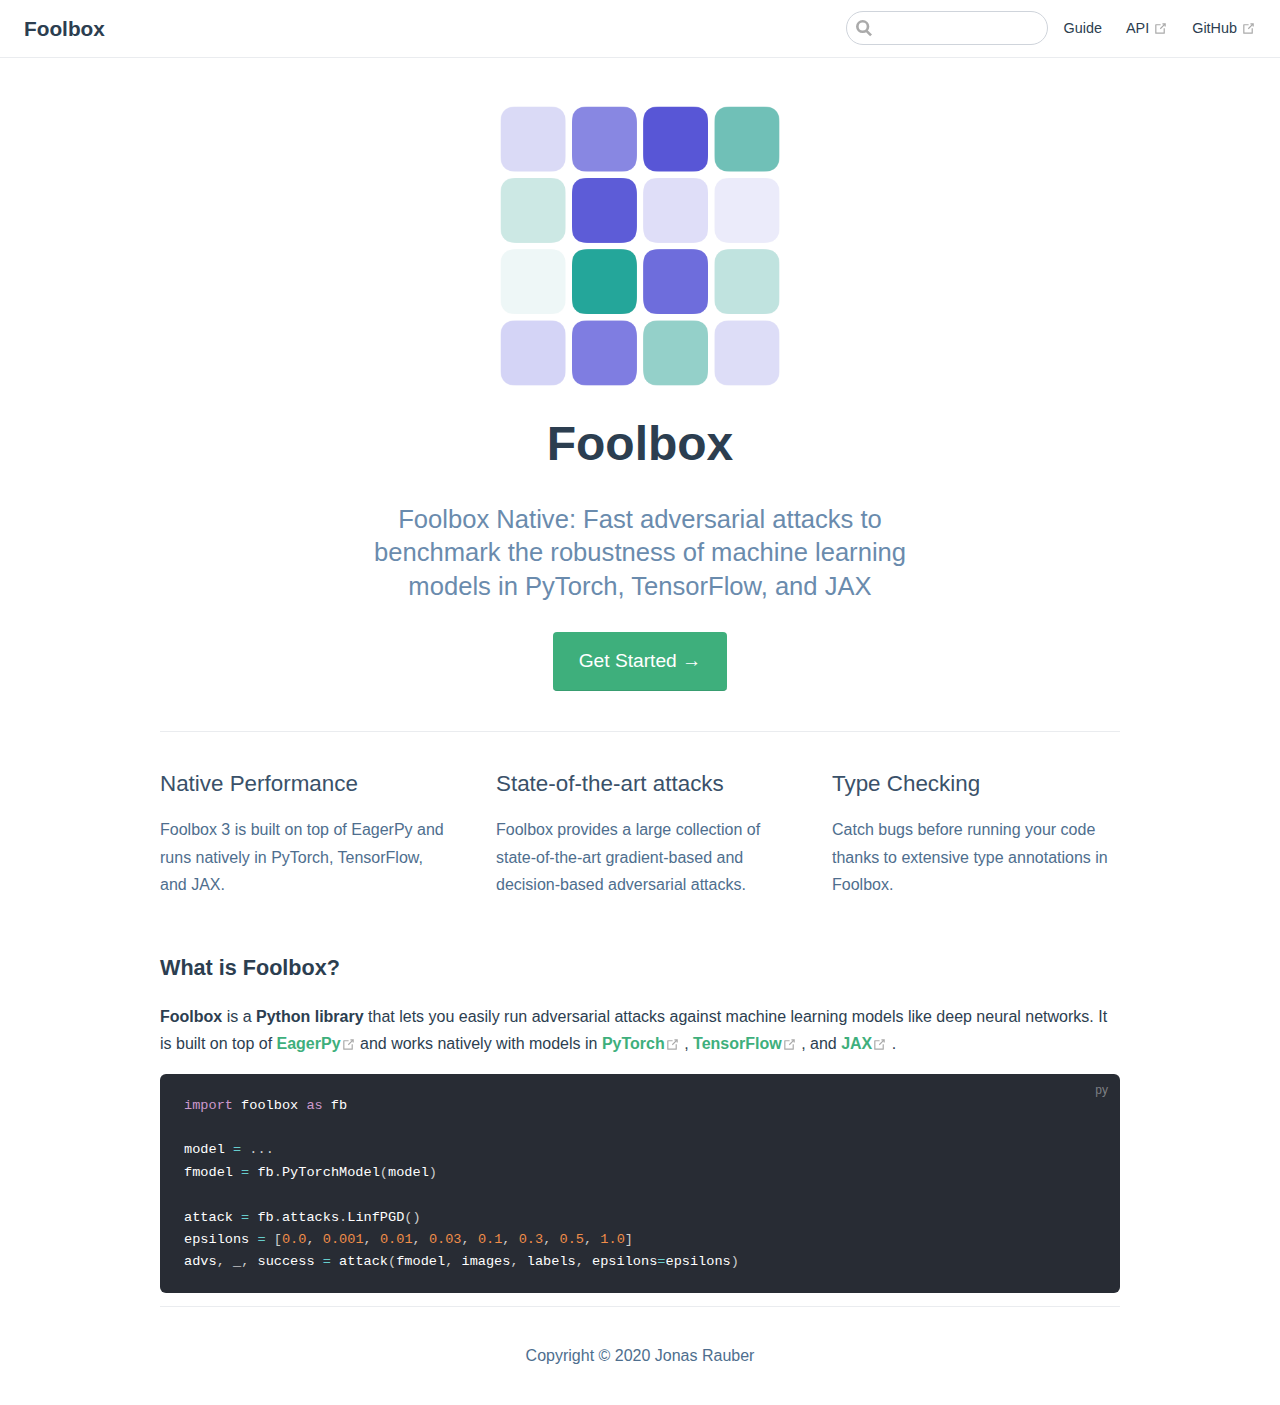
<file: index.html>
<!DOCTYPE html>
<html lang="en-US">
  <head>
    <meta charset="utf-8">
    <meta name="viewport" content="width=device-width,initial-scale=1">
    <title>Foolbox</title>
    <meta name="generator" content="VuePress 1.7.1">
    
    <meta name="description" content="A Python toolbox to create adversarial examples that fool neural networks in PyTorch, TensorFlow, and JAX">
    
    <link rel="preload" href="/assets/css/0.styles.e6b483de.css" as="style"><link rel="preload" href="/assets/js/app.e524e74d.js" as="script"><link rel="preload" href="/assets/js/2.214b8637.js" as="script"><link rel="preload" href="/assets/js/7.809ca5e2.js" as="script"><link rel="prefetch" href="/assets/js/10.c0469f15.js"><link rel="prefetch" href="/assets/js/11.a359c6e5.js"><link rel="prefetch" href="/assets/js/12.01980bfd.js"><link rel="prefetch" href="/assets/js/3.a1148892.js"><link rel="prefetch" href="/assets/js/4.6f36c2d2.js"><link rel="prefetch" href="/assets/js/5.6e131ba2.js"><link rel="prefetch" href="/assets/js/6.4fdc98a8.js"><link rel="prefetch" href="/assets/js/8.9018d749.js"><link rel="prefetch" href="/assets/js/9.2510f9a0.js">
    <link rel="stylesheet" href="/assets/css/0.styles.e6b483de.css">
  </head>
  <body>
    <div id="app" data-server-rendered="true"><div class="theme-container no-sidebar"><header class="navbar"><div class="sidebar-button"><svg xmlns="http://www.w3.org/2000/svg" aria-hidden="true" role="img" viewBox="0 0 448 512" class="icon"><path fill="currentColor" d="M436 124H12c-6.627 0-12-5.373-12-12V80c0-6.627 5.373-12 12-12h424c6.627 0 12 5.373 12 12v32c0 6.627-5.373 12-12 12zm0 160H12c-6.627 0-12-5.373-12-12v-32c0-6.627 5.373-12 12-12h424c6.627 0 12 5.373 12 12v32c0 6.627-5.373 12-12 12zm0 160H12c-6.627 0-12-5.373-12-12v-32c0-6.627 5.373-12 12-12h424c6.627 0 12 5.373 12 12v32c0 6.627-5.373 12-12 12z"></path></svg></div> <a href="/" aria-current="page" class="home-link router-link-exact-active router-link-active"><!----> <span class="site-name">Foolbox</span></a> <div class="links"><div class="search-box"><input aria-label="Search" autocomplete="off" spellcheck="false" value=""> <!----></div> <nav class="nav-links can-hide"><div class="nav-item"><a href="/guide/" class="nav-link">
  Guide
</a></div><div class="nav-item"><a href="https://foolbox.readthedocs.io/en/stable/" target="_blank" rel="noopener noreferrer" class="nav-link external">
  API
  <span><svg xmlns="http://www.w3.org/2000/svg" aria-hidden="true" focusable="false" x="0px" y="0px" viewBox="0 0 100 100" width="15" height="15" class="icon outbound"><path fill="currentColor" d="M18.8,85.1h56l0,0c2.2,0,4-1.8,4-4v-32h-8v28h-48v-48h28v-8h-32l0,0c-2.2,0-4,1.8-4,4v56C14.8,83.3,16.6,85.1,18.8,85.1z"></path> <polygon fill="currentColor" points="45.7,48.7 51.3,54.3 77.2,28.5 77.2,37.2 85.2,37.2 85.2,14.9 62.8,14.9 62.8,22.9 71.5,22.9"></polygon></svg> <span class="sr-only">(opens new window)</span></span></a></div><div class="nav-item"><a href="https://github.com/bethgelab/foolbox" target="_blank" rel="noopener noreferrer" class="nav-link external">
  GitHub
  <span><svg xmlns="http://www.w3.org/2000/svg" aria-hidden="true" focusable="false" x="0px" y="0px" viewBox="0 0 100 100" width="15" height="15" class="icon outbound"><path fill="currentColor" d="M18.8,85.1h56l0,0c2.2,0,4-1.8,4-4v-32h-8v28h-48v-48h28v-8h-32l0,0c-2.2,0-4,1.8-4,4v56C14.8,83.3,16.6,85.1,18.8,85.1z"></path> <polygon fill="currentColor" points="45.7,48.7 51.3,54.3 77.2,28.5 77.2,37.2 85.2,37.2 85.2,14.9 62.8,14.9 62.8,22.9 71.5,22.9"></polygon></svg> <span class="sr-only">(opens new window)</span></span></a></div> <!----></nav></div></header> <div class="sidebar-mask"></div> <aside class="sidebar"><nav class="nav-links"><div class="nav-item"><a href="/guide/" class="nav-link">
  Guide
</a></div><div class="nav-item"><a href="https://foolbox.readthedocs.io/en/stable/" target="_blank" rel="noopener noreferrer" class="nav-link external">
  API
  <span><svg xmlns="http://www.w3.org/2000/svg" aria-hidden="true" focusable="false" x="0px" y="0px" viewBox="0 0 100 100" width="15" height="15" class="icon outbound"><path fill="currentColor" d="M18.8,85.1h56l0,0c2.2,0,4-1.8,4-4v-32h-8v28h-48v-48h28v-8h-32l0,0c-2.2,0-4,1.8-4,4v56C14.8,83.3,16.6,85.1,18.8,85.1z"></path> <polygon fill="currentColor" points="45.7,48.7 51.3,54.3 77.2,28.5 77.2,37.2 85.2,37.2 85.2,14.9 62.8,14.9 62.8,22.9 71.5,22.9"></polygon></svg> <span class="sr-only">(opens new window)</span></span></a></div><div class="nav-item"><a href="https://github.com/bethgelab/foolbox" target="_blank" rel="noopener noreferrer" class="nav-link external">
  GitHub
  <span><svg xmlns="http://www.w3.org/2000/svg" aria-hidden="true" focusable="false" x="0px" y="0px" viewBox="0 0 100 100" width="15" height="15" class="icon outbound"><path fill="currentColor" d="M18.8,85.1h56l0,0c2.2,0,4-1.8,4-4v-32h-8v28h-48v-48h28v-8h-32l0,0c-2.2,0-4,1.8-4,4v56C14.8,83.3,16.6,85.1,18.8,85.1z"></path> <polygon fill="currentColor" points="45.7,48.7 51.3,54.3 77.2,28.5 77.2,37.2 85.2,37.2 85.2,14.9 62.8,14.9 62.8,22.9 71.5,22.9"></polygon></svg> <span class="sr-only">(opens new window)</span></span></a></div> <!----></nav>  <ul class="sidebar-links"><li><section class="sidebar-group depth-0"><p class="sidebar-heading open"><span>Guide</span> <!----></p> <ul class="sidebar-links sidebar-group-items"><li><a href="/guide/" class="sidebar-link">Introduction</a></li><li><a href="/guide/getting-started.html" class="sidebar-link">Getting Started</a></li><li><a href="/guide/examples.html" class="sidebar-link">Examples</a></li><li><a href="/guide/development.html" class="sidebar-link">Development</a></li><li><a href="/guide/adding_attacks.html" class="sidebar-link">Adding Adversarial Attacks</a></li></ul></section></li></ul> </aside> <main aria-labelledby="main-title" class="home"><header class="hero"><img src="/logo.png" alt="hero"> <h1 id="main-title">
      Foolbox
    </h1> <p class="description">
      Foolbox Native: Fast adversarial attacks to benchmark the robustness of machine learning models in PyTorch, TensorFlow, and JAX
    </p> <p class="action"><a href="/guide/" class="nav-link action-button">
  Get Started →
</a></p></header> <div class="features"><div class="feature"><h2>Native Performance</h2> <p>Foolbox 3 is built on top of EagerPy and runs natively in PyTorch, TensorFlow, and JAX.</p></div><div class="feature"><h2>State-of-the-art attacks</h2> <p>Foolbox provides a large collection of state-of-the-art gradient-based and decision-based adversarial attacks.</p></div><div class="feature"><h2>Type Checking</h2> <p>Catch bugs before running your code thanks to extensive type annotations in Foolbox.</p></div></div> <div class="theme-default-content custom content__default"><h3 id="what-is-foolbox"><a href="#what-is-foolbox" class="header-anchor">#</a> What is Foolbox?</h3> <p><strong>Foolbox</strong> is a <strong>Python library</strong> that lets you easily run adversarial attacks against machine learning models like deep neural networks. It is built on top of <a href="https://eagerpy.jonasrauber.de" target="_blank" rel="noopener noreferrer"><strong>EagerPy</strong><span><svg xmlns="http://www.w3.org/2000/svg" aria-hidden="true" focusable="false" x="0px" y="0px" viewBox="0 0 100 100" width="15" height="15" class="icon outbound"><path fill="currentColor" d="M18.8,85.1h56l0,0c2.2,0,4-1.8,4-4v-32h-8v28h-48v-48h28v-8h-32l0,0c-2.2,0-4,1.8-4,4v56C14.8,83.3,16.6,85.1,18.8,85.1z"></path> <polygon fill="currentColor" points="45.7,48.7 51.3,54.3 77.2,28.5 77.2,37.2 85.2,37.2 85.2,14.9 62.8,14.9 62.8,22.9 71.5,22.9"></polygon></svg> <span class="sr-only">(opens new window)</span></span></a> and works natively with models in <a href="https://pytorch.org" target="_blank" rel="noopener noreferrer"><strong>PyTorch</strong><span><svg xmlns="http://www.w3.org/2000/svg" aria-hidden="true" focusable="false" x="0px" y="0px" viewBox="0 0 100 100" width="15" height="15" class="icon outbound"><path fill="currentColor" d="M18.8,85.1h56l0,0c2.2,0,4-1.8,4-4v-32h-8v28h-48v-48h28v-8h-32l0,0c-2.2,0-4,1.8-4,4v56C14.8,83.3,16.6,85.1,18.8,85.1z"></path> <polygon fill="currentColor" points="45.7,48.7 51.3,54.3 77.2,28.5 77.2,37.2 85.2,37.2 85.2,14.9 62.8,14.9 62.8,22.9 71.5,22.9"></polygon></svg> <span class="sr-only">(opens new window)</span></span></a>, <a href="https://www.tensorflow.org" target="_blank" rel="noopener noreferrer"><strong>TensorFlow</strong><span><svg xmlns="http://www.w3.org/2000/svg" aria-hidden="true" focusable="false" x="0px" y="0px" viewBox="0 0 100 100" width="15" height="15" class="icon outbound"><path fill="currentColor" d="M18.8,85.1h56l0,0c2.2,0,4-1.8,4-4v-32h-8v28h-48v-48h28v-8h-32l0,0c-2.2,0-4,1.8-4,4v56C14.8,83.3,16.6,85.1,18.8,85.1z"></path> <polygon fill="currentColor" points="45.7,48.7 51.3,54.3 77.2,28.5 77.2,37.2 85.2,37.2 85.2,14.9 62.8,14.9 62.8,22.9 71.5,22.9"></polygon></svg> <span class="sr-only">(opens new window)</span></span></a>, and <a href="https://github.com/google/jax" target="_blank" rel="noopener noreferrer"><strong>JAX</strong><span><svg xmlns="http://www.w3.org/2000/svg" aria-hidden="true" focusable="false" x="0px" y="0px" viewBox="0 0 100 100" width="15" height="15" class="icon outbound"><path fill="currentColor" d="M18.8,85.1h56l0,0c2.2,0,4-1.8,4-4v-32h-8v28h-48v-48h28v-8h-32l0,0c-2.2,0-4,1.8-4,4v56C14.8,83.3,16.6,85.1,18.8,85.1z"></path> <polygon fill="currentColor" points="45.7,48.7 51.3,54.3 77.2,28.5 77.2,37.2 85.2,37.2 85.2,14.9 62.8,14.9 62.8,22.9 71.5,22.9"></polygon></svg> <span class="sr-only">(opens new window)</span></span></a>.</p> <div class="language-python extra-class"><pre class="language-python"><code><span class="token keyword">import</span> foolbox <span class="token keyword">as</span> fb

model <span class="token operator">=</span> <span class="token punctuation">.</span><span class="token punctuation">.</span><span class="token punctuation">.</span>
fmodel <span class="token operator">=</span> fb<span class="token punctuation">.</span>PyTorchModel<span class="token punctuation">(</span>model<span class="token punctuation">)</span>

attack <span class="token operator">=</span> fb<span class="token punctuation">.</span>attacks<span class="token punctuation">.</span>LinfPGD<span class="token punctuation">(</span><span class="token punctuation">)</span>
epsilons <span class="token operator">=</span> <span class="token punctuation">[</span><span class="token number">0.0</span><span class="token punctuation">,</span> <span class="token number">0.001</span><span class="token punctuation">,</span> <span class="token number">0.01</span><span class="token punctuation">,</span> <span class="token number">0.03</span><span class="token punctuation">,</span> <span class="token number">0.1</span><span class="token punctuation">,</span> <span class="token number">0.3</span><span class="token punctuation">,</span> <span class="token number">0.5</span><span class="token punctuation">,</span> <span class="token number">1.0</span><span class="token punctuation">]</span>
advs<span class="token punctuation">,</span> _<span class="token punctuation">,</span> success <span class="token operator">=</span> attack<span class="token punctuation">(</span>fmodel<span class="token punctuation">,</span> images<span class="token punctuation">,</span> labels<span class="token punctuation">,</span> epsilons<span class="token operator">=</span>epsilons<span class="token punctuation">)</span>
</code></pre></div></div> <div class="footer">
    Copyright © 2020 Jonas Rauber
  </div></main></div><div class="global-ui"></div></div>
    <script src="/assets/js/app.e524e74d.js" defer></script><script src="/assets/js/2.214b8637.js" defer></script><script src="/assets/js/7.809ca5e2.js" defer></script>
  </body>
</html>
</file>
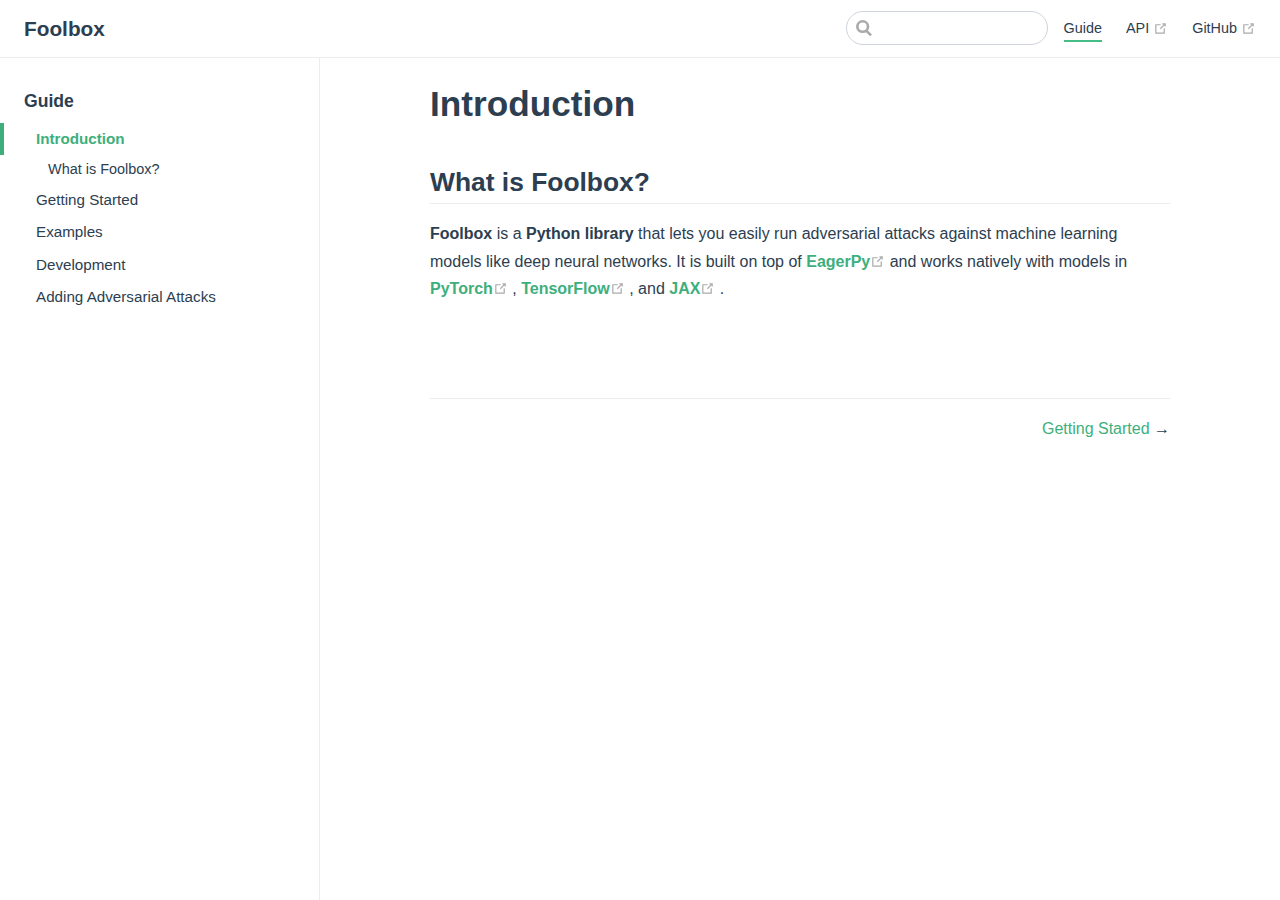
<file: guide/index.html>
<!DOCTYPE html>
<html lang="en-US">
  <head>
    <meta charset="utf-8">
    <meta name="viewport" content="width=device-width,initial-scale=1">
    <title>Introduction | Foolbox</title>
    <meta name="generator" content="VuePress 1.7.1">
    
    <meta name="description" content="A Python toolbox to create adversarial examples that fool neural networks in PyTorch, TensorFlow, and JAX">
    
    <link rel="preload" href="/assets/css/0.styles.e6b483de.css" as="style"><link rel="preload" href="/assets/js/app.e524e74d.js" as="script"><link rel="preload" href="/assets/js/2.214b8637.js" as="script"><link rel="preload" href="/assets/js/8.9018d749.js" as="script"><link rel="prefetch" href="/assets/js/10.c0469f15.js"><link rel="prefetch" href="/assets/js/11.a359c6e5.js"><link rel="prefetch" href="/assets/js/12.01980bfd.js"><link rel="prefetch" href="/assets/js/3.a1148892.js"><link rel="prefetch" href="/assets/js/4.6f36c2d2.js"><link rel="prefetch" href="/assets/js/5.6e131ba2.js"><link rel="prefetch" href="/assets/js/6.4fdc98a8.js"><link rel="prefetch" href="/assets/js/7.809ca5e2.js"><link rel="prefetch" href="/assets/js/9.2510f9a0.js">
    <link rel="stylesheet" href="/assets/css/0.styles.e6b483de.css">
  </head>
  <body>
    <div id="app" data-server-rendered="true"><div class="theme-container"><header class="navbar"><div class="sidebar-button"><svg xmlns="http://www.w3.org/2000/svg" aria-hidden="true" role="img" viewBox="0 0 448 512" class="icon"><path fill="currentColor" d="M436 124H12c-6.627 0-12-5.373-12-12V80c0-6.627 5.373-12 12-12h424c6.627 0 12 5.373 12 12v32c0 6.627-5.373 12-12 12zm0 160H12c-6.627 0-12-5.373-12-12v-32c0-6.627 5.373-12 12-12h424c6.627 0 12 5.373 12 12v32c0 6.627-5.373 12-12 12zm0 160H12c-6.627 0-12-5.373-12-12v-32c0-6.627 5.373-12 12-12h424c6.627 0 12 5.373 12 12v32c0 6.627-5.373 12-12 12z"></path></svg></div> <a href="/" class="home-link router-link-active"><!----> <span class="site-name">Foolbox</span></a> <div class="links"><div class="search-box"><input aria-label="Search" autocomplete="off" spellcheck="false" value=""> <!----></div> <nav class="nav-links can-hide"><div class="nav-item"><a href="/guide/" aria-current="page" class="nav-link router-link-exact-active router-link-active">
  Guide
</a></div><div class="nav-item"><a href="https://foolbox.readthedocs.io/en/stable/" target="_blank" rel="noopener noreferrer" class="nav-link external">
  API
  <span><svg xmlns="http://www.w3.org/2000/svg" aria-hidden="true" focusable="false" x="0px" y="0px" viewBox="0 0 100 100" width="15" height="15" class="icon outbound"><path fill="currentColor" d="M18.8,85.1h56l0,0c2.2,0,4-1.8,4-4v-32h-8v28h-48v-48h28v-8h-32l0,0c-2.2,0-4,1.8-4,4v56C14.8,83.3,16.6,85.1,18.8,85.1z"></path> <polygon fill="currentColor" points="45.7,48.7 51.3,54.3 77.2,28.5 77.2,37.2 85.2,37.2 85.2,14.9 62.8,14.9 62.8,22.9 71.5,22.9"></polygon></svg> <span class="sr-only">(opens new window)</span></span></a></div><div class="nav-item"><a href="https://github.com/bethgelab/foolbox" target="_blank" rel="noopener noreferrer" class="nav-link external">
  GitHub
  <span><svg xmlns="http://www.w3.org/2000/svg" aria-hidden="true" focusable="false" x="0px" y="0px" viewBox="0 0 100 100" width="15" height="15" class="icon outbound"><path fill="currentColor" d="M18.8,85.1h56l0,0c2.2,0,4-1.8,4-4v-32h-8v28h-48v-48h28v-8h-32l0,0c-2.2,0-4,1.8-4,4v56C14.8,83.3,16.6,85.1,18.8,85.1z"></path> <polygon fill="currentColor" points="45.7,48.7 51.3,54.3 77.2,28.5 77.2,37.2 85.2,37.2 85.2,14.9 62.8,14.9 62.8,22.9 71.5,22.9"></polygon></svg> <span class="sr-only">(opens new window)</span></span></a></div> <!----></nav></div></header> <div class="sidebar-mask"></div> <aside class="sidebar"><nav class="nav-links"><div class="nav-item"><a href="/guide/" aria-current="page" class="nav-link router-link-exact-active router-link-active">
  Guide
</a></div><div class="nav-item"><a href="https://foolbox.readthedocs.io/en/stable/" target="_blank" rel="noopener noreferrer" class="nav-link external">
  API
  <span><svg xmlns="http://www.w3.org/2000/svg" aria-hidden="true" focusable="false" x="0px" y="0px" viewBox="0 0 100 100" width="15" height="15" class="icon outbound"><path fill="currentColor" d="M18.8,85.1h56l0,0c2.2,0,4-1.8,4-4v-32h-8v28h-48v-48h28v-8h-32l0,0c-2.2,0-4,1.8-4,4v56C14.8,83.3,16.6,85.1,18.8,85.1z"></path> <polygon fill="currentColor" points="45.7,48.7 51.3,54.3 77.2,28.5 77.2,37.2 85.2,37.2 85.2,14.9 62.8,14.9 62.8,22.9 71.5,22.9"></polygon></svg> <span class="sr-only">(opens new window)</span></span></a></div><div class="nav-item"><a href="https://github.com/bethgelab/foolbox" target="_blank" rel="noopener noreferrer" class="nav-link external">
  GitHub
  <span><svg xmlns="http://www.w3.org/2000/svg" aria-hidden="true" focusable="false" x="0px" y="0px" viewBox="0 0 100 100" width="15" height="15" class="icon outbound"><path fill="currentColor" d="M18.8,85.1h56l0,0c2.2,0,4-1.8,4-4v-32h-8v28h-48v-48h28v-8h-32l0,0c-2.2,0-4,1.8-4,4v56C14.8,83.3,16.6,85.1,18.8,85.1z"></path> <polygon fill="currentColor" points="45.7,48.7 51.3,54.3 77.2,28.5 77.2,37.2 85.2,37.2 85.2,14.9 62.8,14.9 62.8,22.9 71.5,22.9"></polygon></svg> <span class="sr-only">(opens new window)</span></span></a></div> <!----></nav>  <ul class="sidebar-links"><li><section class="sidebar-group depth-0"><p class="sidebar-heading open"><span>Guide</span> <!----></p> <ul class="sidebar-links sidebar-group-items"><li><a href="/guide/" aria-current="page" class="active sidebar-link">Introduction</a><ul class="sidebar-sub-headers"><li class="sidebar-sub-header"><a href="/guide/#what-is-foolbox" class="sidebar-link">What is Foolbox?</a></li></ul></li><li><a href="/guide/getting-started.html" class="sidebar-link">Getting Started</a></li><li><a href="/guide/examples.html" class="sidebar-link">Examples</a></li><li><a href="/guide/development.html" class="sidebar-link">Development</a></li><li><a href="/guide/adding_attacks.html" class="sidebar-link">Adding Adversarial Attacks</a></li></ul></section></li></ul> </aside> <main class="page"> <div class="theme-default-content content__default"><h1 id="introduction"><a href="#introduction" class="header-anchor">#</a> Introduction</h1> <h2 id="what-is-foolbox"><a href="#what-is-foolbox" class="header-anchor">#</a> What is Foolbox?</h2> <p><strong>Foolbox</strong> is a <strong>Python library</strong> that lets you easily run adversarial attacks against machine learning models like deep neural networks. It is built on top of <a href="https://eagerpy.jonasrauber.de" target="_blank" rel="noopener noreferrer"><strong>EagerPy</strong><span><svg xmlns="http://www.w3.org/2000/svg" aria-hidden="true" focusable="false" x="0px" y="0px" viewBox="0 0 100 100" width="15" height="15" class="icon outbound"><path fill="currentColor" d="M18.8,85.1h56l0,0c2.2,0,4-1.8,4-4v-32h-8v28h-48v-48h28v-8h-32l0,0c-2.2,0-4,1.8-4,4v56C14.8,83.3,16.6,85.1,18.8,85.1z"></path> <polygon fill="currentColor" points="45.7,48.7 51.3,54.3 77.2,28.5 77.2,37.2 85.2,37.2 85.2,14.9 62.8,14.9 62.8,22.9 71.5,22.9"></polygon></svg> <span class="sr-only">(opens new window)</span></span></a> and works natively with models in <a href="https://pytorch.org" target="_blank" rel="noopener noreferrer"><strong>PyTorch</strong><span><svg xmlns="http://www.w3.org/2000/svg" aria-hidden="true" focusable="false" x="0px" y="0px" viewBox="0 0 100 100" width="15" height="15" class="icon outbound"><path fill="currentColor" d="M18.8,85.1h56l0,0c2.2,0,4-1.8,4-4v-32h-8v28h-48v-48h28v-8h-32l0,0c-2.2,0-4,1.8-4,4v56C14.8,83.3,16.6,85.1,18.8,85.1z"></path> <polygon fill="currentColor" points="45.7,48.7 51.3,54.3 77.2,28.5 77.2,37.2 85.2,37.2 85.2,14.9 62.8,14.9 62.8,22.9 71.5,22.9"></polygon></svg> <span class="sr-only">(opens new window)</span></span></a>, <a href="https://www.tensorflow.org" target="_blank" rel="noopener noreferrer"><strong>TensorFlow</strong><span><svg xmlns="http://www.w3.org/2000/svg" aria-hidden="true" focusable="false" x="0px" y="0px" viewBox="0 0 100 100" width="15" height="15" class="icon outbound"><path fill="currentColor" d="M18.8,85.1h56l0,0c2.2,0,4-1.8,4-4v-32h-8v28h-48v-48h28v-8h-32l0,0c-2.2,0-4,1.8-4,4v56C14.8,83.3,16.6,85.1,18.8,85.1z"></path> <polygon fill="currentColor" points="45.7,48.7 51.3,54.3 77.2,28.5 77.2,37.2 85.2,37.2 85.2,14.9 62.8,14.9 62.8,22.9 71.5,22.9"></polygon></svg> <span class="sr-only">(opens new window)</span></span></a>, and <a href="https://github.com/google/jax" target="_blank" rel="noopener noreferrer"><strong>JAX</strong><span><svg xmlns="http://www.w3.org/2000/svg" aria-hidden="true" focusable="false" x="0px" y="0px" viewBox="0 0 100 100" width="15" height="15" class="icon outbound"><path fill="currentColor" d="M18.8,85.1h56l0,0c2.2,0,4-1.8,4-4v-32h-8v28h-48v-48h28v-8h-32l0,0c-2.2,0-4,1.8-4,4v56C14.8,83.3,16.6,85.1,18.8,85.1z"></path> <polygon fill="currentColor" points="45.7,48.7 51.3,54.3 77.2,28.5 77.2,37.2 85.2,37.2 85.2,14.9 62.8,14.9 62.8,22.9 71.5,22.9"></polygon></svg> <span class="sr-only">(opens new window)</span></span></a>.</p></div> <footer class="page-edit"><!----> <!----></footer> <div class="page-nav"><p class="inner"><!----> <span class="next"><a href="/guide/getting-started.html">
        Getting Started
      </a>
      →
    </span></p></div> </main></div><div class="global-ui"></div></div>
    <script src="/assets/js/app.e524e74d.js" defer></script><script src="/assets/js/2.214b8637.js" defer></script><script src="/assets/js/8.9018d749.js" defer></script>
  </body>
</html>
</file>
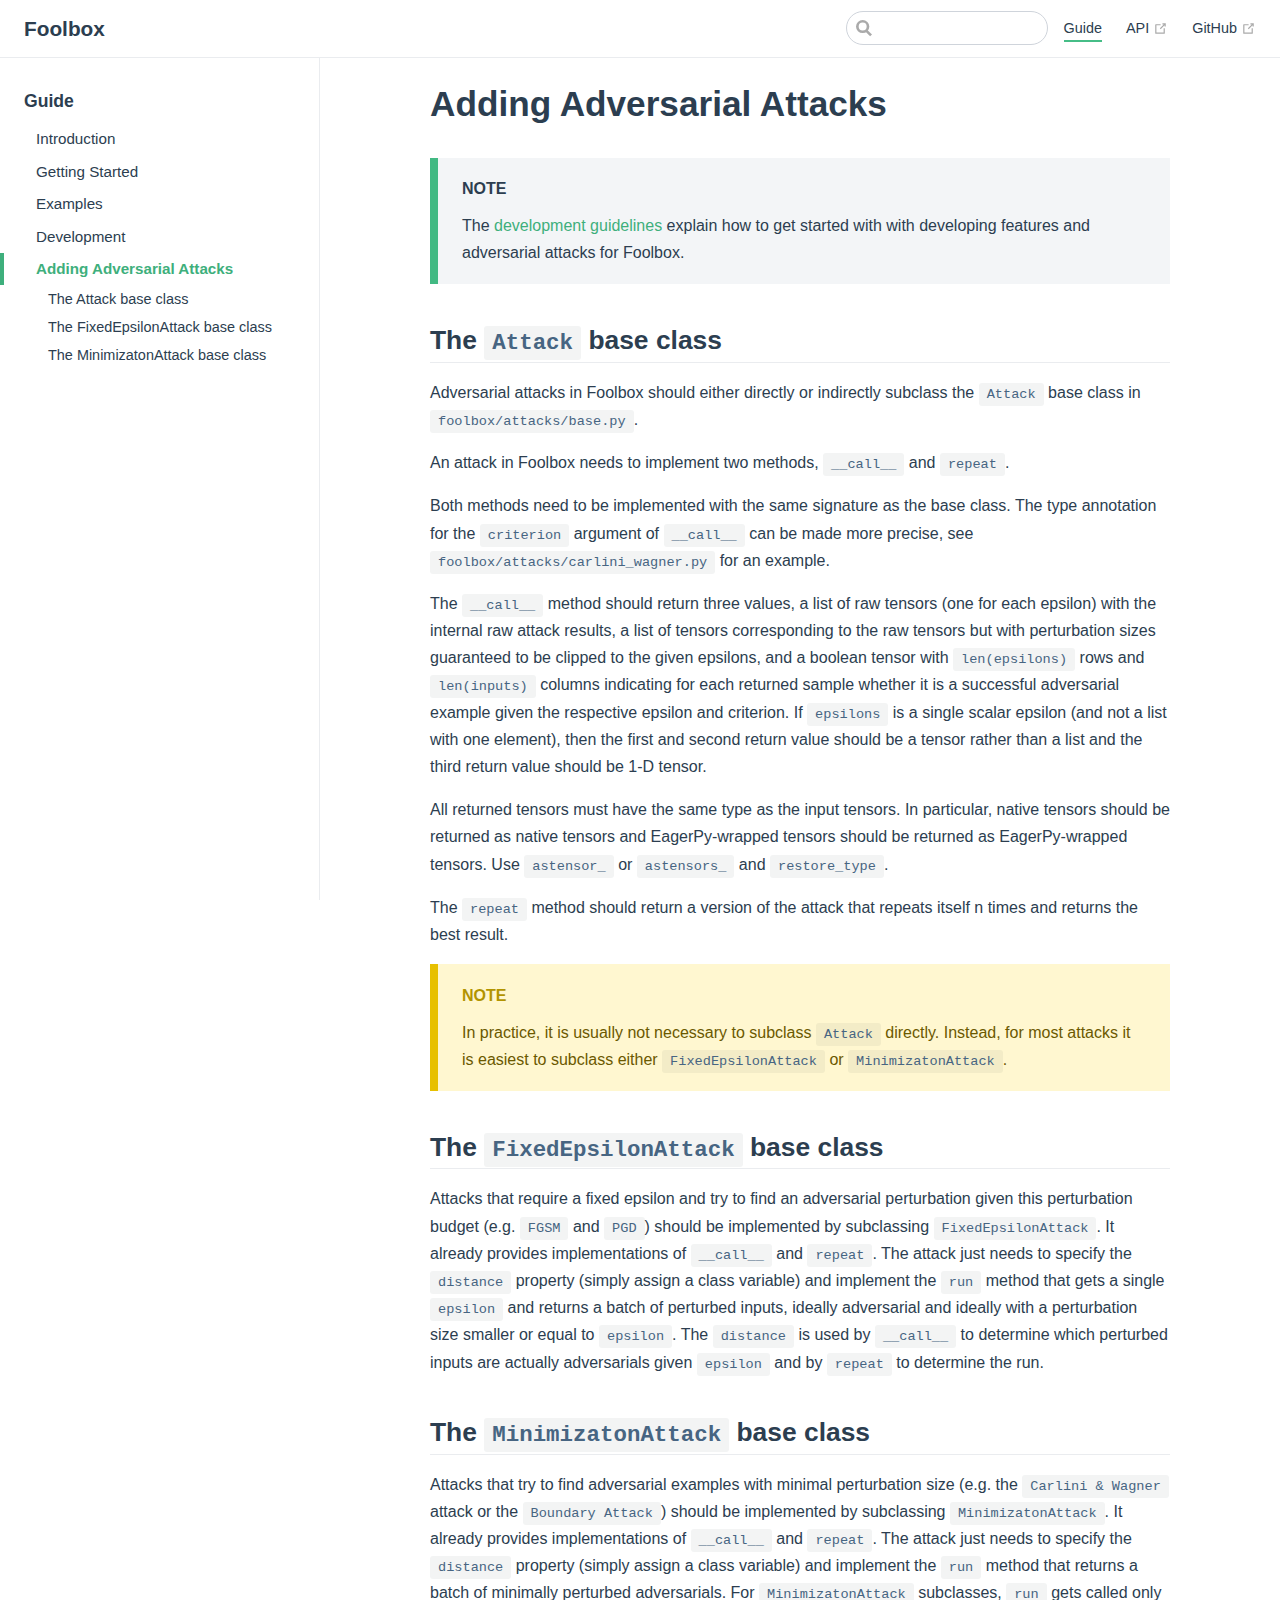
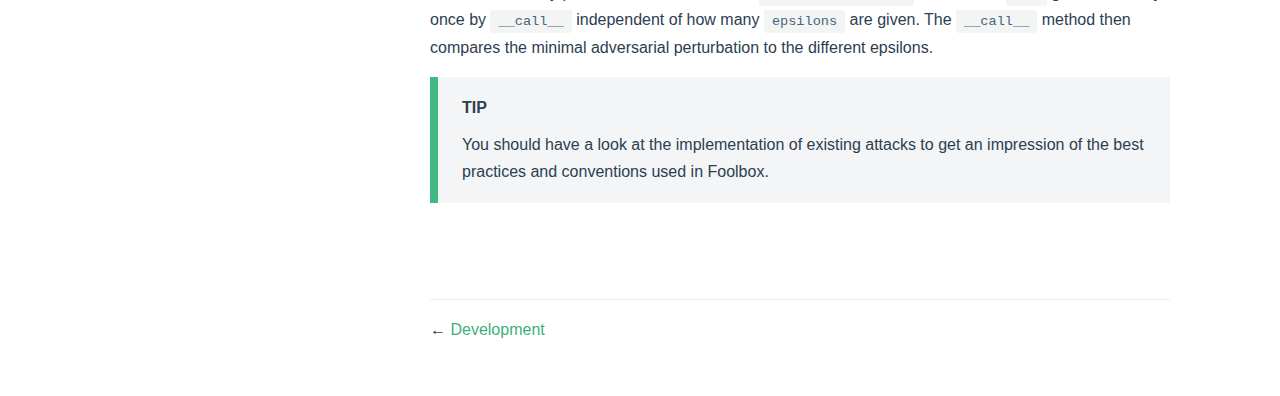
<file: guide/adding_attacks.html>
<!DOCTYPE html>
<html lang="en-US">
  <head>
    <meta charset="utf-8">
    <meta name="viewport" content="width=device-width,initial-scale=1">
    <title>Adding Adversarial Attacks | Foolbox</title>
    <meta name="generator" content="VuePress 1.7.1">
    
    <meta name="description" content="A Python toolbox to create adversarial examples that fool neural networks in PyTorch, TensorFlow, and JAX">
    
    <link rel="preload" href="/assets/css/0.styles.e6b483de.css" as="style"><link rel="preload" href="/assets/js/app.e524e74d.js" as="script"><link rel="preload" href="/assets/js/2.214b8637.js" as="script"><link rel="preload" href="/assets/js/9.2510f9a0.js" as="script"><link rel="prefetch" href="/assets/js/10.c0469f15.js"><link rel="prefetch" href="/assets/js/11.a359c6e5.js"><link rel="prefetch" href="/assets/js/12.01980bfd.js"><link rel="prefetch" href="/assets/js/3.a1148892.js"><link rel="prefetch" href="/assets/js/4.6f36c2d2.js"><link rel="prefetch" href="/assets/js/5.6e131ba2.js"><link rel="prefetch" href="/assets/js/6.4fdc98a8.js"><link rel="prefetch" href="/assets/js/7.809ca5e2.js"><link rel="prefetch" href="/assets/js/8.9018d749.js">
    <link rel="stylesheet" href="/assets/css/0.styles.e6b483de.css">
  </head>
  <body>
    <div id="app" data-server-rendered="true"><div class="theme-container"><header class="navbar"><div class="sidebar-button"><svg xmlns="http://www.w3.org/2000/svg" aria-hidden="true" role="img" viewBox="0 0 448 512" class="icon"><path fill="currentColor" d="M436 124H12c-6.627 0-12-5.373-12-12V80c0-6.627 5.373-12 12-12h424c6.627 0 12 5.373 12 12v32c0 6.627-5.373 12-12 12zm0 160H12c-6.627 0-12-5.373-12-12v-32c0-6.627 5.373-12 12-12h424c6.627 0 12 5.373 12 12v32c0 6.627-5.373 12-12 12zm0 160H12c-6.627 0-12-5.373-12-12v-32c0-6.627 5.373-12 12-12h424c6.627 0 12 5.373 12 12v32c0 6.627-5.373 12-12 12z"></path></svg></div> <a href="/" class="home-link router-link-active"><!----> <span class="site-name">Foolbox</span></a> <div class="links"><div class="search-box"><input aria-label="Search" autocomplete="off" spellcheck="false" value=""> <!----></div> <nav class="nav-links can-hide"><div class="nav-item"><a href="/guide/" class="nav-link router-link-active">
  Guide
</a></div><div class="nav-item"><a href="https://foolbox.readthedocs.io/en/stable/" target="_blank" rel="noopener noreferrer" class="nav-link external">
  API
  <span><svg xmlns="http://www.w3.org/2000/svg" aria-hidden="true" focusable="false" x="0px" y="0px" viewBox="0 0 100 100" width="15" height="15" class="icon outbound"><path fill="currentColor" d="M18.8,85.1h56l0,0c2.2,0,4-1.8,4-4v-32h-8v28h-48v-48h28v-8h-32l0,0c-2.2,0-4,1.8-4,4v56C14.8,83.3,16.6,85.1,18.8,85.1z"></path> <polygon fill="currentColor" points="45.7,48.7 51.3,54.3 77.2,28.5 77.2,37.2 85.2,37.2 85.2,14.9 62.8,14.9 62.8,22.9 71.5,22.9"></polygon></svg> <span class="sr-only">(opens new window)</span></span></a></div><div class="nav-item"><a href="https://github.com/bethgelab/foolbox" target="_blank" rel="noopener noreferrer" class="nav-link external">
  GitHub
  <span><svg xmlns="http://www.w3.org/2000/svg" aria-hidden="true" focusable="false" x="0px" y="0px" viewBox="0 0 100 100" width="15" height="15" class="icon outbound"><path fill="currentColor" d="M18.8,85.1h56l0,0c2.2,0,4-1.8,4-4v-32h-8v28h-48v-48h28v-8h-32l0,0c-2.2,0-4,1.8-4,4v56C14.8,83.3,16.6,85.1,18.8,85.1z"></path> <polygon fill="currentColor" points="45.7,48.7 51.3,54.3 77.2,28.5 77.2,37.2 85.2,37.2 85.2,14.9 62.8,14.9 62.8,22.9 71.5,22.9"></polygon></svg> <span class="sr-only">(opens new window)</span></span></a></div> <!----></nav></div></header> <div class="sidebar-mask"></div> <aside class="sidebar"><nav class="nav-links"><div class="nav-item"><a href="/guide/" class="nav-link router-link-active">
  Guide
</a></div><div class="nav-item"><a href="https://foolbox.readthedocs.io/en/stable/" target="_blank" rel="noopener noreferrer" class="nav-link external">
  API
  <span><svg xmlns="http://www.w3.org/2000/svg" aria-hidden="true" focusable="false" x="0px" y="0px" viewBox="0 0 100 100" width="15" height="15" class="icon outbound"><path fill="currentColor" d="M18.8,85.1h56l0,0c2.2,0,4-1.8,4-4v-32h-8v28h-48v-48h28v-8h-32l0,0c-2.2,0-4,1.8-4,4v56C14.8,83.3,16.6,85.1,18.8,85.1z"></path> <polygon fill="currentColor" points="45.7,48.7 51.3,54.3 77.2,28.5 77.2,37.2 85.2,37.2 85.2,14.9 62.8,14.9 62.8,22.9 71.5,22.9"></polygon></svg> <span class="sr-only">(opens new window)</span></span></a></div><div class="nav-item"><a href="https://github.com/bethgelab/foolbox" target="_blank" rel="noopener noreferrer" class="nav-link external">
  GitHub
  <span><svg xmlns="http://www.w3.org/2000/svg" aria-hidden="true" focusable="false" x="0px" y="0px" viewBox="0 0 100 100" width="15" height="15" class="icon outbound"><path fill="currentColor" d="M18.8,85.1h56l0,0c2.2,0,4-1.8,4-4v-32h-8v28h-48v-48h28v-8h-32l0,0c-2.2,0-4,1.8-4,4v56C14.8,83.3,16.6,85.1,18.8,85.1z"></path> <polygon fill="currentColor" points="45.7,48.7 51.3,54.3 77.2,28.5 77.2,37.2 85.2,37.2 85.2,14.9 62.8,14.9 62.8,22.9 71.5,22.9"></polygon></svg> <span class="sr-only">(opens new window)</span></span></a></div> <!----></nav>  <ul class="sidebar-links"><li><section class="sidebar-group depth-0"><p class="sidebar-heading open"><span>Guide</span> <!----></p> <ul class="sidebar-links sidebar-group-items"><li><a href="/guide/" aria-current="page" class="sidebar-link">Introduction</a></li><li><a href="/guide/getting-started.html" class="sidebar-link">Getting Started</a></li><li><a href="/guide/examples.html" class="sidebar-link">Examples</a></li><li><a href="/guide/development.html" class="sidebar-link">Development</a></li><li><a href="/guide/adding_attacks.html" aria-current="page" class="active sidebar-link">Adding Adversarial Attacks</a><ul class="sidebar-sub-headers"><li class="sidebar-sub-header"><a href="/guide/adding_attacks.html#the-attack-base-class" class="sidebar-link">The Attack base class</a></li><li class="sidebar-sub-header"><a href="/guide/adding_attacks.html#the-fixedepsilonattack-base-class" class="sidebar-link">The FixedEpsilonAttack base class</a></li><li class="sidebar-sub-header"><a href="/guide/adding_attacks.html#the-minimizatonattack-base-class" class="sidebar-link">The MinimizatonAttack base class</a></li></ul></li></ul></section></li></ul> </aside> <main class="page"> <div class="theme-default-content content__default"><h1 id="adding-adversarial-attacks"><a href="#adding-adversarial-attacks" class="header-anchor">#</a> Adding Adversarial Attacks</h1> <div class="custom-block tip"><p class="custom-block-title">NOTE</p> <p>The <a href="./development">development guidelines</a> explain how to get started with
with developing features and adversarial attacks for Foolbox.</p></div> <h2 id="the-attack-base-class"><a href="#the-attack-base-class" class="header-anchor">#</a> The <code>Attack</code> base class</h2> <p>Adversarial attacks in Foolbox should either directly or indirectly subclass
the <code>Attack</code> base class in <code>foolbox/attacks/base.py</code>.</p> <p>An attack in Foolbox needs to implement two methods, <code>__call__</code> and <code>repeat</code>.</p> <p>Both methods need to be implemented with the same signature as the base class.
The type annotation for the <code>criterion</code> argument of <code>__call__</code> can be made
more precise, see <code>foolbox/attacks/carlini_wagner.py</code> for an example.</p> <p>The <code>__call__</code> method should return three values, a list of raw tensors (one
for each epsilon) with the internal raw attack results, a list of tensors
corresponding to the raw tensors but with perturbation sizes guaranteed to
be clipped to the given epsilons, and a boolean tensor with <code>len(epsilons)</code>
rows and <code>len(inputs)</code> columns indicating for each returned sample whether
it is a successful adversarial example given the respective epsilon and
criterion. If <code>epsilons</code> is a single scalar epsilon (and not a list with
one element), then the first and second return value should be a tensor
rather than a list and the third return value should be 1-D tensor.</p> <p>All returned tensors must have the same type as the input tensors. In
particular, native tensors should be returned as native tensors and
EagerPy-wrapped tensors should be returned as EagerPy-wrapped tensors.
Use <code>astensor_</code> or <code>astensors_</code> and <code>restore_type</code>.</p> <p>The <code>repeat</code> method should return a version of the attack that repeats itself
n times and returns the best result.</p> <div class="custom-block warning"><p class="custom-block-title">NOTE</p> <p>In practice, it is usually not necessary to subclass <code>Attack</code> directly.
Instead, for most attacks it is easiest to subclass either <code>FixedEpsilonAttack</code>
or <code>MinimizatonAttack</code>.</p></div> <h2 id="the-fixedepsilonattack-base-class"><a href="#the-fixedepsilonattack-base-class" class="header-anchor">#</a> The <code>FixedEpsilonAttack</code> base class</h2> <p>Attacks that require a fixed epsilon and try to find an adversarial
perturbation given this perturbation budget (e.g. <code>FGSM</code> and <code>PGD</code>) should
be implemented by subclassing <code>FixedEpsilonAttack</code>. It already provides
implementations of <code>__call__</code> and <code>repeat</code>. The attack just needs
to specify the <code>distance</code> property (simply assign a class variable) and
implement the <code>run</code> method that gets a single <code>epsilon</code> and returns a batch
of perturbed inputs, ideally adversarial and ideally with a perturbation
size smaller or equal to <code>epsilon</code>.
The <code>distance</code> is used by <code>__call__</code> to determine which perturbed inputs
are actually adversarials given <code>epsilon</code> and by <code>repeat</code> to determine the
run.</p> <h2 id="the-minimizatonattack-base-class"><a href="#the-minimizatonattack-base-class" class="header-anchor">#</a> The <code>MinimizatonAttack</code> base class</h2> <p>Attacks that try to find adversarial examples with minimal perturbation size
(e.g. the <code>Carlini &amp; Wagner</code> attack or the <code>Boundary Attack</code>) should
be implemented by subclassing <code>MinimizatonAttack</code>. It already provides
implementations of <code>__call__</code> and <code>repeat</code>. The attack just needs
to specify the <code>distance</code> property (simply assign a class variable) and
implement the <code>run</code> method that returns a batch of minimally perturbed
adversarials. For <code>MinimizatonAttack</code> subclasses, <code>run</code> gets called only once
by <code>__call__</code> independent of how many <code>epsilons</code> are given. The <code>__call__</code>
method then compares the minimal adversarial perturbation to the different
epsilons.</p> <div class="custom-block tip"><p class="custom-block-title">TIP</p> <p>You should have a look at the implementation of existing attacks
to get an impression of the best practices and conventions used in Foolbox.</p></div></div> <footer class="page-edit"><!----> <!----></footer> <div class="page-nav"><p class="inner"><span class="prev">
      ←
      <a href="/guide/development.html" class="prev">
        Development
      </a></span> <!----></p></div> </main></div><div class="global-ui"></div></div>
    <script src="/assets/js/app.e524e74d.js" defer></script><script src="/assets/js/2.214b8637.js" defer></script><script src="/assets/js/9.2510f9a0.js" defer></script>
  </body>
</html>
</file>
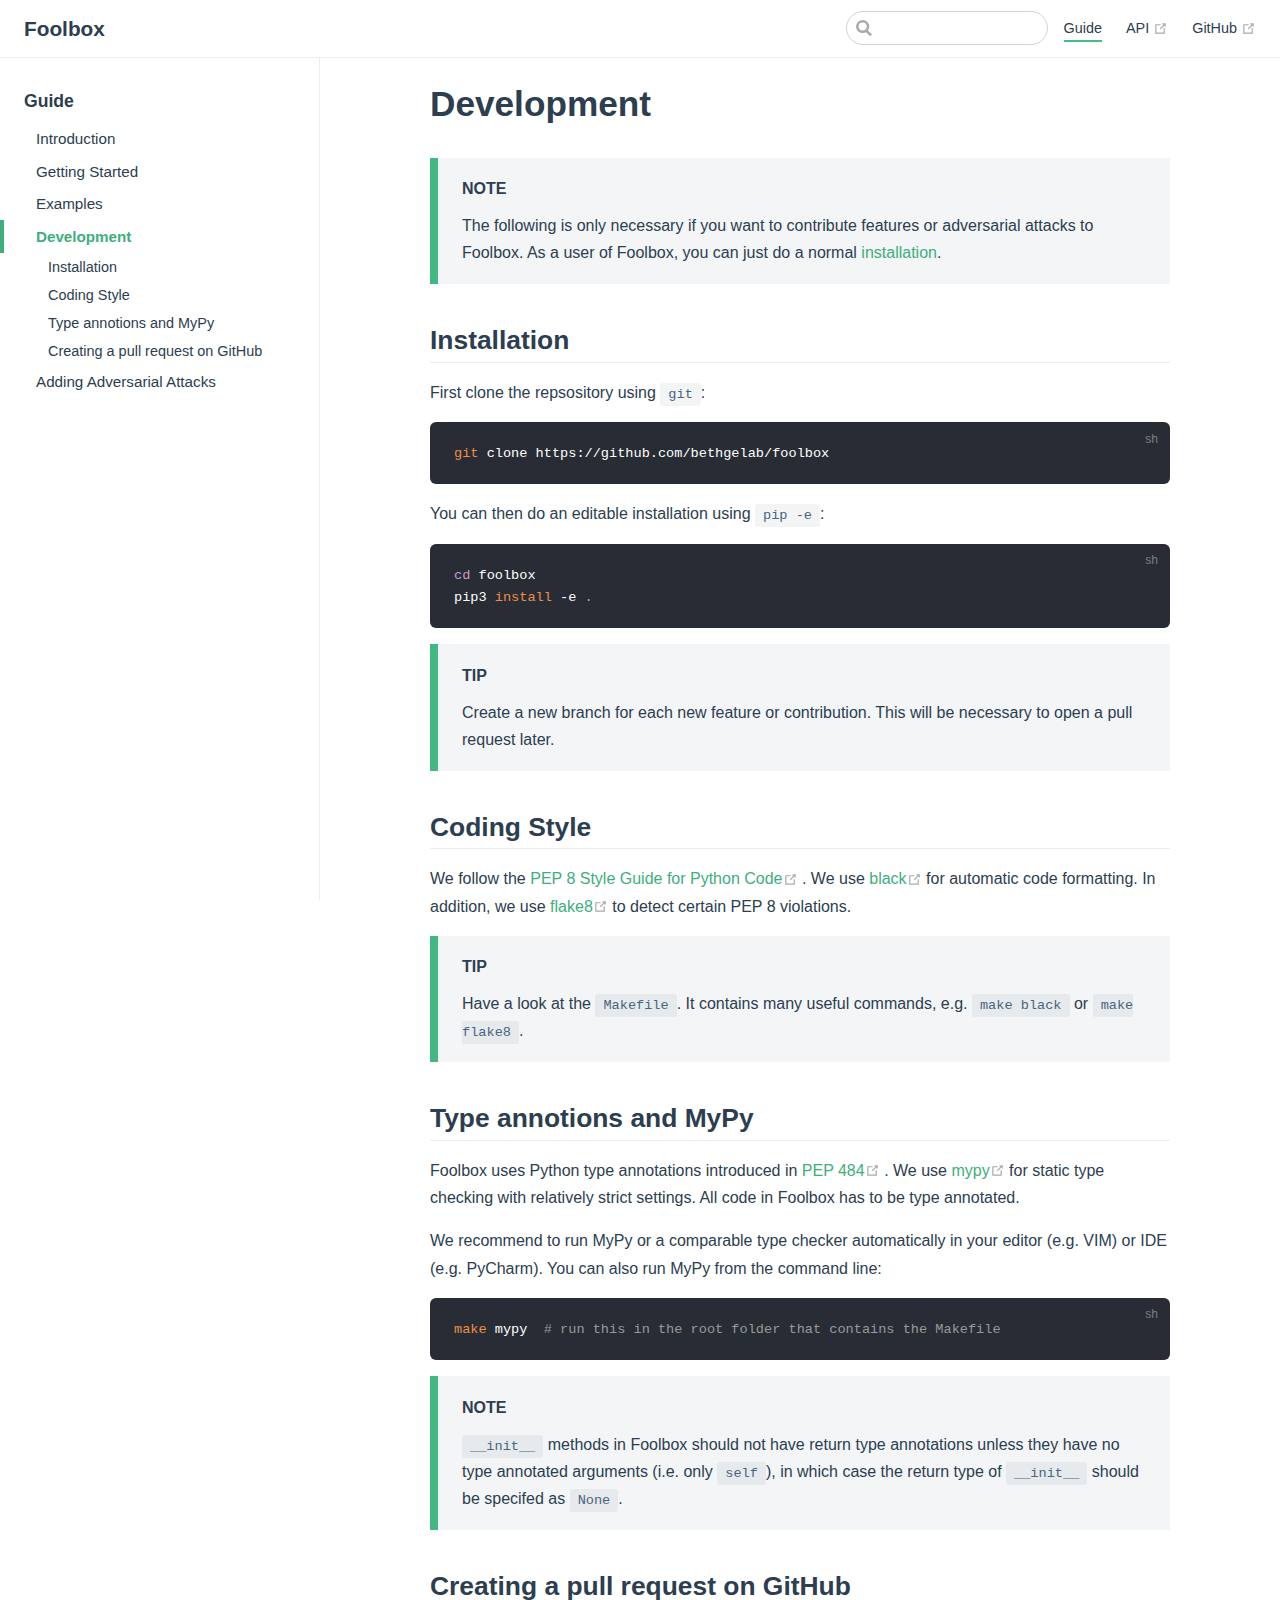
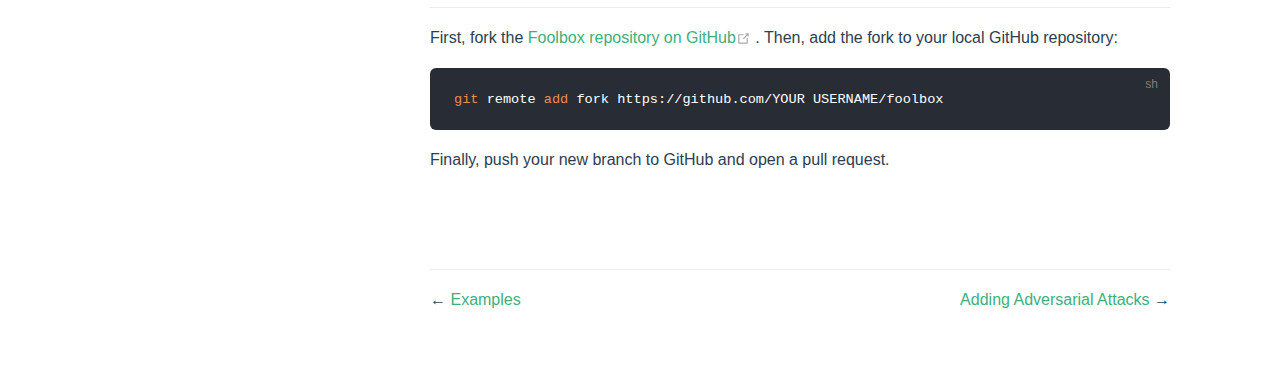
<file: guide/development.html>
<!DOCTYPE html>
<html lang="en-US">
  <head>
    <meta charset="utf-8">
    <meta name="viewport" content="width=device-width,initial-scale=1">
    <title>Development | Foolbox</title>
    <meta name="generator" content="VuePress 1.7.1">
    
    <meta name="description" content="A Python toolbox to create adversarial examples that fool neural networks in PyTorch, TensorFlow, and JAX">
    
    <link rel="preload" href="/assets/css/0.styles.e6b483de.css" as="style"><link rel="preload" href="/assets/js/app.e524e74d.js" as="script"><link rel="preload" href="/assets/js/2.214b8637.js" as="script"><link rel="preload" href="/assets/js/10.c0469f15.js" as="script"><link rel="prefetch" href="/assets/js/11.a359c6e5.js"><link rel="prefetch" href="/assets/js/12.01980bfd.js"><link rel="prefetch" href="/assets/js/3.a1148892.js"><link rel="prefetch" href="/assets/js/4.6f36c2d2.js"><link rel="prefetch" href="/assets/js/5.6e131ba2.js"><link rel="prefetch" href="/assets/js/6.4fdc98a8.js"><link rel="prefetch" href="/assets/js/7.809ca5e2.js"><link rel="prefetch" href="/assets/js/8.9018d749.js"><link rel="prefetch" href="/assets/js/9.2510f9a0.js">
    <link rel="stylesheet" href="/assets/css/0.styles.e6b483de.css">
  </head>
  <body>
    <div id="app" data-server-rendered="true"><div class="theme-container"><header class="navbar"><div class="sidebar-button"><svg xmlns="http://www.w3.org/2000/svg" aria-hidden="true" role="img" viewBox="0 0 448 512" class="icon"><path fill="currentColor" d="M436 124H12c-6.627 0-12-5.373-12-12V80c0-6.627 5.373-12 12-12h424c6.627 0 12 5.373 12 12v32c0 6.627-5.373 12-12 12zm0 160H12c-6.627 0-12-5.373-12-12v-32c0-6.627 5.373-12 12-12h424c6.627 0 12 5.373 12 12v32c0 6.627-5.373 12-12 12zm0 160H12c-6.627 0-12-5.373-12-12v-32c0-6.627 5.373-12 12-12h424c6.627 0 12 5.373 12 12v32c0 6.627-5.373 12-12 12z"></path></svg></div> <a href="/" class="home-link router-link-active"><!----> <span class="site-name">Foolbox</span></a> <div class="links"><div class="search-box"><input aria-label="Search" autocomplete="off" spellcheck="false" value=""> <!----></div> <nav class="nav-links can-hide"><div class="nav-item"><a href="/guide/" class="nav-link router-link-active">
  Guide
</a></div><div class="nav-item"><a href="https://foolbox.readthedocs.io/en/stable/" target="_blank" rel="noopener noreferrer" class="nav-link external">
  API
  <span><svg xmlns="http://www.w3.org/2000/svg" aria-hidden="true" focusable="false" x="0px" y="0px" viewBox="0 0 100 100" width="15" height="15" class="icon outbound"><path fill="currentColor" d="M18.8,85.1h56l0,0c2.2,0,4-1.8,4-4v-32h-8v28h-48v-48h28v-8h-32l0,0c-2.2,0-4,1.8-4,4v56C14.8,83.3,16.6,85.1,18.8,85.1z"></path> <polygon fill="currentColor" points="45.7,48.7 51.3,54.3 77.2,28.5 77.2,37.2 85.2,37.2 85.2,14.9 62.8,14.9 62.8,22.9 71.5,22.9"></polygon></svg> <span class="sr-only">(opens new window)</span></span></a></div><div class="nav-item"><a href="https://github.com/bethgelab/foolbox" target="_blank" rel="noopener noreferrer" class="nav-link external">
  GitHub
  <span><svg xmlns="http://www.w3.org/2000/svg" aria-hidden="true" focusable="false" x="0px" y="0px" viewBox="0 0 100 100" width="15" height="15" class="icon outbound"><path fill="currentColor" d="M18.8,85.1h56l0,0c2.2,0,4-1.8,4-4v-32h-8v28h-48v-48h28v-8h-32l0,0c-2.2,0-4,1.8-4,4v56C14.8,83.3,16.6,85.1,18.8,85.1z"></path> <polygon fill="currentColor" points="45.7,48.7 51.3,54.3 77.2,28.5 77.2,37.2 85.2,37.2 85.2,14.9 62.8,14.9 62.8,22.9 71.5,22.9"></polygon></svg> <span class="sr-only">(opens new window)</span></span></a></div> <!----></nav></div></header> <div class="sidebar-mask"></div> <aside class="sidebar"><nav class="nav-links"><div class="nav-item"><a href="/guide/" class="nav-link router-link-active">
  Guide
</a></div><div class="nav-item"><a href="https://foolbox.readthedocs.io/en/stable/" target="_blank" rel="noopener noreferrer" class="nav-link external">
  API
  <span><svg xmlns="http://www.w3.org/2000/svg" aria-hidden="true" focusable="false" x="0px" y="0px" viewBox="0 0 100 100" width="15" height="15" class="icon outbound"><path fill="currentColor" d="M18.8,85.1h56l0,0c2.2,0,4-1.8,4-4v-32h-8v28h-48v-48h28v-8h-32l0,0c-2.2,0-4,1.8-4,4v56C14.8,83.3,16.6,85.1,18.8,85.1z"></path> <polygon fill="currentColor" points="45.7,48.7 51.3,54.3 77.2,28.5 77.2,37.2 85.2,37.2 85.2,14.9 62.8,14.9 62.8,22.9 71.5,22.9"></polygon></svg> <span class="sr-only">(opens new window)</span></span></a></div><div class="nav-item"><a href="https://github.com/bethgelab/foolbox" target="_blank" rel="noopener noreferrer" class="nav-link external">
  GitHub
  <span><svg xmlns="http://www.w3.org/2000/svg" aria-hidden="true" focusable="false" x="0px" y="0px" viewBox="0 0 100 100" width="15" height="15" class="icon outbound"><path fill="currentColor" d="M18.8,85.1h56l0,0c2.2,0,4-1.8,4-4v-32h-8v28h-48v-48h28v-8h-32l0,0c-2.2,0-4,1.8-4,4v56C14.8,83.3,16.6,85.1,18.8,85.1z"></path> <polygon fill="currentColor" points="45.7,48.7 51.3,54.3 77.2,28.5 77.2,37.2 85.2,37.2 85.2,14.9 62.8,14.9 62.8,22.9 71.5,22.9"></polygon></svg> <span class="sr-only">(opens new window)</span></span></a></div> <!----></nav>  <ul class="sidebar-links"><li><section class="sidebar-group depth-0"><p class="sidebar-heading open"><span>Guide</span> <!----></p> <ul class="sidebar-links sidebar-group-items"><li><a href="/guide/" aria-current="page" class="sidebar-link">Introduction</a></li><li><a href="/guide/getting-started.html" class="sidebar-link">Getting Started</a></li><li><a href="/guide/examples.html" class="sidebar-link">Examples</a></li><li><a href="/guide/development.html" aria-current="page" class="active sidebar-link">Development</a><ul class="sidebar-sub-headers"><li class="sidebar-sub-header"><a href="/guide/development.html#installation" class="sidebar-link">Installation</a></li><li class="sidebar-sub-header"><a href="/guide/development.html#coding-style" class="sidebar-link">Coding Style</a></li><li class="sidebar-sub-header"><a href="/guide/development.html#type-annotions-and-mypy" class="sidebar-link">Type annotions and MyPy</a></li><li class="sidebar-sub-header"><a href="/guide/development.html#creating-a-pull-request-on-github" class="sidebar-link">Creating a pull request on GitHub</a></li></ul></li><li><a href="/guide/adding_attacks.html" class="sidebar-link">Adding Adversarial Attacks</a></li></ul></section></li></ul> </aside> <main class="page"> <div class="theme-default-content content__default"><h1 id="development"><a href="#development" class="header-anchor">#</a> Development</h1> <div class="custom-block tip"><p class="custom-block-title">NOTE</p> <p>The following is only necessary if you want to contribute features or
adversarial attacks to Foolbox. As a user of Foolbox, you can just do a normal
<a href="./getting-started">installation</a>.</p></div> <h2 id="installation"><a href="#installation" class="header-anchor">#</a> Installation</h2> <p>First clone the repsository using <code>git</code>:</p> <div class="language-bash extra-class"><pre class="language-bash"><code><span class="token function">git</span> clone https://github.com/bethgelab/foolbox
</code></pre></div><p>You can then do an editable installation using <code>pip -e</code>:</p> <div class="language-bash extra-class"><pre class="language-bash"><code><span class="token builtin class-name">cd</span> foolbox
pip3 <span class="token function">install</span> -e <span class="token builtin class-name">.</span>
</code></pre></div><div class="custom-block tip"><p class="custom-block-title">TIP</p> <p>Create a new branch for each new feature or contribution.
This will be necessary to open a pull request later.</p></div> <h2 id="coding-style"><a href="#coding-style" class="header-anchor">#</a> Coding Style</h2> <p>We follow the <a href="https://www.python.org/dev/peps/pep-0008/" target="_blank" rel="noopener noreferrer">PEP 8 Style Guide for Python Code<span><svg xmlns="http://www.w3.org/2000/svg" aria-hidden="true" focusable="false" x="0px" y="0px" viewBox="0 0 100 100" width="15" height="15" class="icon outbound"><path fill="currentColor" d="M18.8,85.1h56l0,0c2.2,0,4-1.8,4-4v-32h-8v28h-48v-48h28v-8h-32l0,0c-2.2,0-4,1.8-4,4v56C14.8,83.3,16.6,85.1,18.8,85.1z"></path> <polygon fill="currentColor" points="45.7,48.7 51.3,54.3 77.2,28.5 77.2,37.2 85.2,37.2 85.2,14.9 62.8,14.9 62.8,22.9 71.5,22.9"></polygon></svg> <span class="sr-only">(opens new window)</span></span></a>.
We use <a href="https://github.com/psf/black" target="_blank" rel="noopener noreferrer">black<span><svg xmlns="http://www.w3.org/2000/svg" aria-hidden="true" focusable="false" x="0px" y="0px" viewBox="0 0 100 100" width="15" height="15" class="icon outbound"><path fill="currentColor" d="M18.8,85.1h56l0,0c2.2,0,4-1.8,4-4v-32h-8v28h-48v-48h28v-8h-32l0,0c-2.2,0-4,1.8-4,4v56C14.8,83.3,16.6,85.1,18.8,85.1z"></path> <polygon fill="currentColor" points="45.7,48.7 51.3,54.3 77.2,28.5 77.2,37.2 85.2,37.2 85.2,14.9 62.8,14.9 62.8,22.9 71.5,22.9"></polygon></svg> <span class="sr-only">(opens new window)</span></span></a> for automatic code formatting.
In addition, we use <a href="https://flake8.pycqa.org/en/latest/" target="_blank" rel="noopener noreferrer">flake8<span><svg xmlns="http://www.w3.org/2000/svg" aria-hidden="true" focusable="false" x="0px" y="0px" viewBox="0 0 100 100" width="15" height="15" class="icon outbound"><path fill="currentColor" d="M18.8,85.1h56l0,0c2.2,0,4-1.8,4-4v-32h-8v28h-48v-48h28v-8h-32l0,0c-2.2,0-4,1.8-4,4v56C14.8,83.3,16.6,85.1,18.8,85.1z"></path> <polygon fill="currentColor" points="45.7,48.7 51.3,54.3 77.2,28.5 77.2,37.2 85.2,37.2 85.2,14.9 62.8,14.9 62.8,22.9 71.5,22.9"></polygon></svg> <span class="sr-only">(opens new window)</span></span></a> to detect
certain PEP 8 violations.</p> <div class="custom-block tip"><p class="custom-block-title">TIP</p> <p>Have a look at the <code>Makefile</code>. It contains many useful commands, e.g. <code>make black</code> or <code>make flake8</code>.</p></div> <h2 id="type-annotions-and-mypy"><a href="#type-annotions-and-mypy" class="header-anchor">#</a> Type annotions and MyPy</h2> <p>Foolbox uses Python type annotations introduced in <a href="https://www.python.org/dev/peps/pep-0484/" target="_blank" rel="noopener noreferrer">PEP 484<span><svg xmlns="http://www.w3.org/2000/svg" aria-hidden="true" focusable="false" x="0px" y="0px" viewBox="0 0 100 100" width="15" height="15" class="icon outbound"><path fill="currentColor" d="M18.8,85.1h56l0,0c2.2,0,4-1.8,4-4v-32h-8v28h-48v-48h28v-8h-32l0,0c-2.2,0-4,1.8-4,4v56C14.8,83.3,16.6,85.1,18.8,85.1z"></path> <polygon fill="currentColor" points="45.7,48.7 51.3,54.3 77.2,28.5 77.2,37.2 85.2,37.2 85.2,14.9 62.8,14.9 62.8,22.9 71.5,22.9"></polygon></svg> <span class="sr-only">(opens new window)</span></span></a>.
We use <a href="http://mypy-lang.org" target="_blank" rel="noopener noreferrer">mypy<span><svg xmlns="http://www.w3.org/2000/svg" aria-hidden="true" focusable="false" x="0px" y="0px" viewBox="0 0 100 100" width="15" height="15" class="icon outbound"><path fill="currentColor" d="M18.8,85.1h56l0,0c2.2,0,4-1.8,4-4v-32h-8v28h-48v-48h28v-8h-32l0,0c-2.2,0-4,1.8-4,4v56C14.8,83.3,16.6,85.1,18.8,85.1z"></path> <polygon fill="currentColor" points="45.7,48.7 51.3,54.3 77.2,28.5 77.2,37.2 85.2,37.2 85.2,14.9 62.8,14.9 62.8,22.9 71.5,22.9"></polygon></svg> <span class="sr-only">(opens new window)</span></span></a> for static type checking with relatively
strict settings. All code in Foolbox has to be type annotated.</p> <p>We recommend to run MyPy or a comparable type checker automatically in your
editor (e.g. VIM) or IDE (e.g. PyCharm). You can also run MyPy from the
command line:</p> <div class="language-bash extra-class"><pre class="language-bash"><code><span class="token function">make</span> mypy  <span class="token comment"># run this in the root folder that contains the Makefile</span>
</code></pre></div><div class="custom-block tip"><p class="custom-block-title">NOTE</p> <p><code>__init__</code> methods in Foolbox should not have return type annotations unless
they have no type annotated arguments (i.e. only <code>self</code>), in which case
the return type of <code>__init__</code> should be specifed as <code>None</code>.</p></div> <h2 id="creating-a-pull-request-on-github"><a href="#creating-a-pull-request-on-github" class="header-anchor">#</a> Creating a pull request on GitHub</h2> <p>First, fork the <a href="https://github.com/bethgelab/foolbox" target="_blank" rel="noopener noreferrer">Foolbox repository on GitHub<span><svg xmlns="http://www.w3.org/2000/svg" aria-hidden="true" focusable="false" x="0px" y="0px" viewBox="0 0 100 100" width="15" height="15" class="icon outbound"><path fill="currentColor" d="M18.8,85.1h56l0,0c2.2,0,4-1.8,4-4v-32h-8v28h-48v-48h28v-8h-32l0,0c-2.2,0-4,1.8-4,4v56C14.8,83.3,16.6,85.1,18.8,85.1z"></path> <polygon fill="currentColor" points="45.7,48.7 51.3,54.3 77.2,28.5 77.2,37.2 85.2,37.2 85.2,14.9 62.8,14.9 62.8,22.9 71.5,22.9"></polygon></svg> <span class="sr-only">(opens new window)</span></span></a>.
Then, add the fork to your local GitHub repository:</p> <div class="language-bash extra-class"><pre class="language-bash"><code><span class="token function">git</span> remote <span class="token function">add</span> fork https://github.com/YOUR USERNAME/foolbox
</code></pre></div><p>Finally, push your new branch to GitHub and open a pull request.</p></div> <footer class="page-edit"><!----> <!----></footer> <div class="page-nav"><p class="inner"><span class="prev">
      ←
      <a href="/guide/examples.html" class="prev">
        Examples
      </a></span> <span class="next"><a href="/guide/adding_attacks.html">
        Adding Adversarial Attacks
      </a>
      →
    </span></p></div> </main></div><div class="global-ui"></div></div>
    <script src="/assets/js/app.e524e74d.js" defer></script><script src="/assets/js/2.214b8637.js" defer></script><script src="/assets/js/10.c0469f15.js" defer></script>
  </body>
</html>
</file>
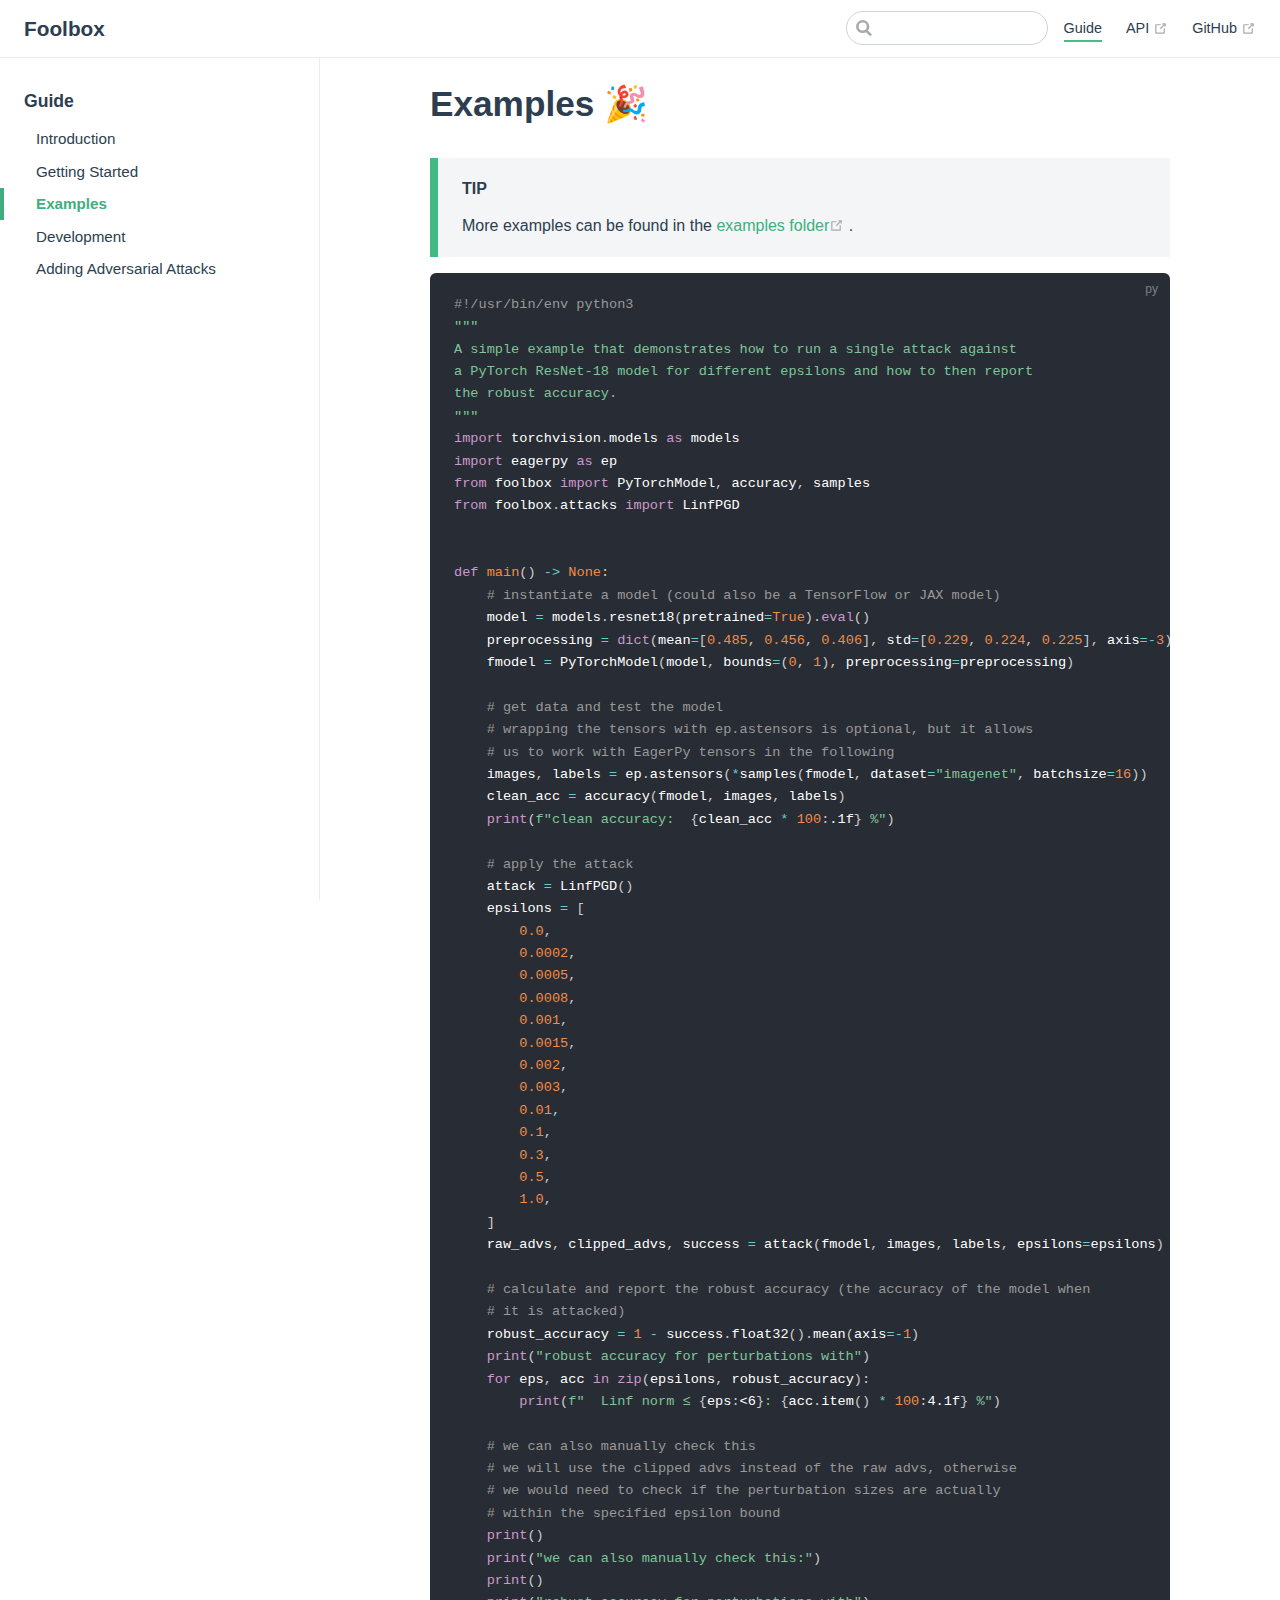
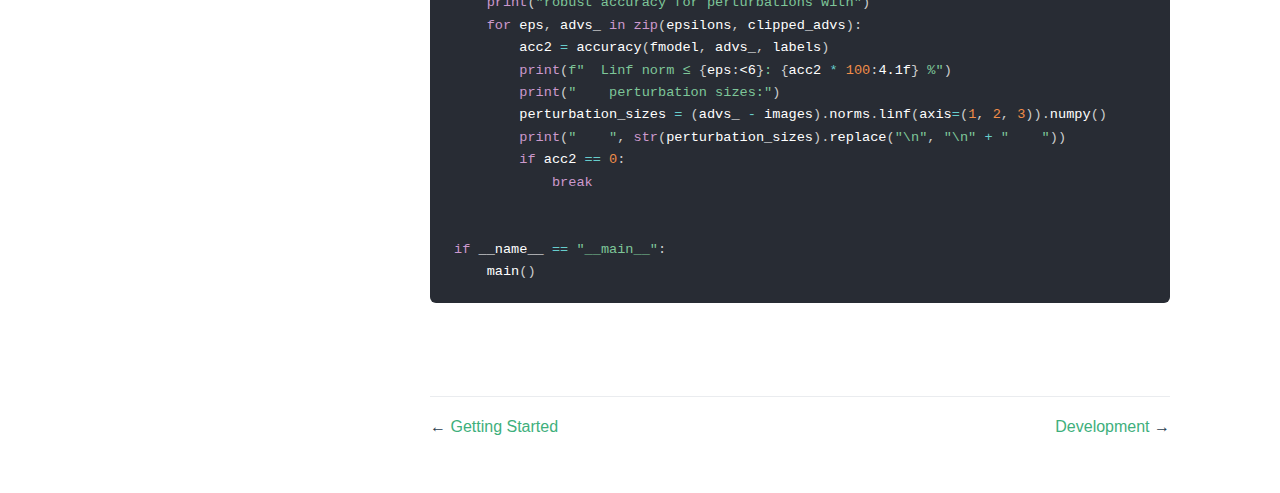
<file: guide/examples.html>
<!DOCTYPE html>
<html lang="en-US">
  <head>
    <meta charset="utf-8">
    <meta name="viewport" content="width=device-width,initial-scale=1">
    <title>Examples | Foolbox</title>
    <meta name="generator" content="VuePress 1.7.1">
    
    <meta name="description" content="A Python toolbox to create adversarial examples that fool neural networks in PyTorch, TensorFlow, and JAX">
    
    <link rel="preload" href="/assets/css/0.styles.e6b483de.css" as="style"><link rel="preload" href="/assets/js/app.e524e74d.js" as="script"><link rel="preload" href="/assets/js/2.214b8637.js" as="script"><link rel="preload" href="/assets/js/11.a359c6e5.js" as="script"><link rel="prefetch" href="/assets/js/10.c0469f15.js"><link rel="prefetch" href="/assets/js/12.01980bfd.js"><link rel="prefetch" href="/assets/js/3.a1148892.js"><link rel="prefetch" href="/assets/js/4.6f36c2d2.js"><link rel="prefetch" href="/assets/js/5.6e131ba2.js"><link rel="prefetch" href="/assets/js/6.4fdc98a8.js"><link rel="prefetch" href="/assets/js/7.809ca5e2.js"><link rel="prefetch" href="/assets/js/8.9018d749.js"><link rel="prefetch" href="/assets/js/9.2510f9a0.js">
    <link rel="stylesheet" href="/assets/css/0.styles.e6b483de.css">
  </head>
  <body>
    <div id="app" data-server-rendered="true"><div class="theme-container"><header class="navbar"><div class="sidebar-button"><svg xmlns="http://www.w3.org/2000/svg" aria-hidden="true" role="img" viewBox="0 0 448 512" class="icon"><path fill="currentColor" d="M436 124H12c-6.627 0-12-5.373-12-12V80c0-6.627 5.373-12 12-12h424c6.627 0 12 5.373 12 12v32c0 6.627-5.373 12-12 12zm0 160H12c-6.627 0-12-5.373-12-12v-32c0-6.627 5.373-12 12-12h424c6.627 0 12 5.373 12 12v32c0 6.627-5.373 12-12 12zm0 160H12c-6.627 0-12-5.373-12-12v-32c0-6.627 5.373-12 12-12h424c6.627 0 12 5.373 12 12v32c0 6.627-5.373 12-12 12z"></path></svg></div> <a href="/" class="home-link router-link-active"><!----> <span class="site-name">Foolbox</span></a> <div class="links"><div class="search-box"><input aria-label="Search" autocomplete="off" spellcheck="false" value=""> <!----></div> <nav class="nav-links can-hide"><div class="nav-item"><a href="/guide/" class="nav-link router-link-active">
  Guide
</a></div><div class="nav-item"><a href="https://foolbox.readthedocs.io/en/stable/" target="_blank" rel="noopener noreferrer" class="nav-link external">
  API
  <span><svg xmlns="http://www.w3.org/2000/svg" aria-hidden="true" focusable="false" x="0px" y="0px" viewBox="0 0 100 100" width="15" height="15" class="icon outbound"><path fill="currentColor" d="M18.8,85.1h56l0,0c2.2,0,4-1.8,4-4v-32h-8v28h-48v-48h28v-8h-32l0,0c-2.2,0-4,1.8-4,4v56C14.8,83.3,16.6,85.1,18.8,85.1z"></path> <polygon fill="currentColor" points="45.7,48.7 51.3,54.3 77.2,28.5 77.2,37.2 85.2,37.2 85.2,14.9 62.8,14.9 62.8,22.9 71.5,22.9"></polygon></svg> <span class="sr-only">(opens new window)</span></span></a></div><div class="nav-item"><a href="https://github.com/bethgelab/foolbox" target="_blank" rel="noopener noreferrer" class="nav-link external">
  GitHub
  <span><svg xmlns="http://www.w3.org/2000/svg" aria-hidden="true" focusable="false" x="0px" y="0px" viewBox="0 0 100 100" width="15" height="15" class="icon outbound"><path fill="currentColor" d="M18.8,85.1h56l0,0c2.2,0,4-1.8,4-4v-32h-8v28h-48v-48h28v-8h-32l0,0c-2.2,0-4,1.8-4,4v56C14.8,83.3,16.6,85.1,18.8,85.1z"></path> <polygon fill="currentColor" points="45.7,48.7 51.3,54.3 77.2,28.5 77.2,37.2 85.2,37.2 85.2,14.9 62.8,14.9 62.8,22.9 71.5,22.9"></polygon></svg> <span class="sr-only">(opens new window)</span></span></a></div> <!----></nav></div></header> <div class="sidebar-mask"></div> <aside class="sidebar"><nav class="nav-links"><div class="nav-item"><a href="/guide/" class="nav-link router-link-active">
  Guide
</a></div><div class="nav-item"><a href="https://foolbox.readthedocs.io/en/stable/" target="_blank" rel="noopener noreferrer" class="nav-link external">
  API
  <span><svg xmlns="http://www.w3.org/2000/svg" aria-hidden="true" focusable="false" x="0px" y="0px" viewBox="0 0 100 100" width="15" height="15" class="icon outbound"><path fill="currentColor" d="M18.8,85.1h56l0,0c2.2,0,4-1.8,4-4v-32h-8v28h-48v-48h28v-8h-32l0,0c-2.2,0-4,1.8-4,4v56C14.8,83.3,16.6,85.1,18.8,85.1z"></path> <polygon fill="currentColor" points="45.7,48.7 51.3,54.3 77.2,28.5 77.2,37.2 85.2,37.2 85.2,14.9 62.8,14.9 62.8,22.9 71.5,22.9"></polygon></svg> <span class="sr-only">(opens new window)</span></span></a></div><div class="nav-item"><a href="https://github.com/bethgelab/foolbox" target="_blank" rel="noopener noreferrer" class="nav-link external">
  GitHub
  <span><svg xmlns="http://www.w3.org/2000/svg" aria-hidden="true" focusable="false" x="0px" y="0px" viewBox="0 0 100 100" width="15" height="15" class="icon outbound"><path fill="currentColor" d="M18.8,85.1h56l0,0c2.2,0,4-1.8,4-4v-32h-8v28h-48v-48h28v-8h-32l0,0c-2.2,0-4,1.8-4,4v56C14.8,83.3,16.6,85.1,18.8,85.1z"></path> <polygon fill="currentColor" points="45.7,48.7 51.3,54.3 77.2,28.5 77.2,37.2 85.2,37.2 85.2,14.9 62.8,14.9 62.8,22.9 71.5,22.9"></polygon></svg> <span class="sr-only">(opens new window)</span></span></a></div> <!----></nav>  <ul class="sidebar-links"><li><section class="sidebar-group depth-0"><p class="sidebar-heading open"><span>Guide</span> <!----></p> <ul class="sidebar-links sidebar-group-items"><li><a href="/guide/" aria-current="page" class="sidebar-link">Introduction</a></li><li><a href="/guide/getting-started.html" class="sidebar-link">Getting Started</a></li><li><a href="/guide/examples.html" aria-current="page" class="active sidebar-link">Examples</a></li><li><a href="/guide/development.html" class="sidebar-link">Development</a></li><li><a href="/guide/adding_attacks.html" class="sidebar-link">Adding Adversarial Attacks</a></li></ul></section></li></ul> </aside> <main class="page"> <div class="theme-default-content content__default"><h1 id="examples"><a href="#examples" class="header-anchor">#</a> Examples 🎉</h1> <div class="custom-block tip"><p class="custom-block-title">TIP</p> <p>More examples can be found in the <a href="https://github.com/bethgelab/foolbox/tree/master/examples" target="_blank" rel="noopener noreferrer">examples folder<span><svg xmlns="http://www.w3.org/2000/svg" aria-hidden="true" focusable="false" x="0px" y="0px" viewBox="0 0 100 100" width="15" height="15" class="icon outbound"><path fill="currentColor" d="M18.8,85.1h56l0,0c2.2,0,4-1.8,4-4v-32h-8v28h-48v-48h28v-8h-32l0,0c-2.2,0-4,1.8-4,4v56C14.8,83.3,16.6,85.1,18.8,85.1z"></path> <polygon fill="currentColor" points="45.7,48.7 51.3,54.3 77.2,28.5 77.2,37.2 85.2,37.2 85.2,14.9 62.8,14.9 62.8,22.9 71.5,22.9"></polygon></svg> <span class="sr-only">(opens new window)</span></span></a>.</p></div> <div class="language-py extra-class"><pre class="language-py"><code><span class="token comment">#!/usr/bin/env python3</span>
<span class="token triple-quoted-string string">&quot;&quot;&quot;
A simple example that demonstrates how to run a single attack against
a PyTorch ResNet-18 model for different epsilons and how to then report
the robust accuracy.
&quot;&quot;&quot;</span>
<span class="token keyword">import</span> torchvision<span class="token punctuation">.</span>models <span class="token keyword">as</span> models
<span class="token keyword">import</span> eagerpy <span class="token keyword">as</span> ep
<span class="token keyword">from</span> foolbox <span class="token keyword">import</span> PyTorchModel<span class="token punctuation">,</span> accuracy<span class="token punctuation">,</span> samples
<span class="token keyword">from</span> foolbox<span class="token punctuation">.</span>attacks <span class="token keyword">import</span> LinfPGD


<span class="token keyword">def</span> <span class="token function">main</span><span class="token punctuation">(</span><span class="token punctuation">)</span> <span class="token operator">-</span><span class="token operator">&gt;</span> <span class="token boolean">None</span><span class="token punctuation">:</span>
    <span class="token comment"># instantiate a model (could also be a TensorFlow or JAX model)</span>
    model <span class="token operator">=</span> models<span class="token punctuation">.</span>resnet18<span class="token punctuation">(</span>pretrained<span class="token operator">=</span><span class="token boolean">True</span><span class="token punctuation">)</span><span class="token punctuation">.</span><span class="token builtin">eval</span><span class="token punctuation">(</span><span class="token punctuation">)</span>
    preprocessing <span class="token operator">=</span> <span class="token builtin">dict</span><span class="token punctuation">(</span>mean<span class="token operator">=</span><span class="token punctuation">[</span><span class="token number">0.485</span><span class="token punctuation">,</span> <span class="token number">0.456</span><span class="token punctuation">,</span> <span class="token number">0.406</span><span class="token punctuation">]</span><span class="token punctuation">,</span> std<span class="token operator">=</span><span class="token punctuation">[</span><span class="token number">0.229</span><span class="token punctuation">,</span> <span class="token number">0.224</span><span class="token punctuation">,</span> <span class="token number">0.225</span><span class="token punctuation">]</span><span class="token punctuation">,</span> axis<span class="token operator">=</span><span class="token operator">-</span><span class="token number">3</span><span class="token punctuation">)</span>
    fmodel <span class="token operator">=</span> PyTorchModel<span class="token punctuation">(</span>model<span class="token punctuation">,</span> bounds<span class="token operator">=</span><span class="token punctuation">(</span><span class="token number">0</span><span class="token punctuation">,</span> <span class="token number">1</span><span class="token punctuation">)</span><span class="token punctuation">,</span> preprocessing<span class="token operator">=</span>preprocessing<span class="token punctuation">)</span>

    <span class="token comment"># get data and test the model</span>
    <span class="token comment"># wrapping the tensors with ep.astensors is optional, but it allows</span>
    <span class="token comment"># us to work with EagerPy tensors in the following</span>
    images<span class="token punctuation">,</span> labels <span class="token operator">=</span> ep<span class="token punctuation">.</span>astensors<span class="token punctuation">(</span><span class="token operator">*</span>samples<span class="token punctuation">(</span>fmodel<span class="token punctuation">,</span> dataset<span class="token operator">=</span><span class="token string">&quot;imagenet&quot;</span><span class="token punctuation">,</span> batchsize<span class="token operator">=</span><span class="token number">16</span><span class="token punctuation">)</span><span class="token punctuation">)</span>
    clean_acc <span class="token operator">=</span> accuracy<span class="token punctuation">(</span>fmodel<span class="token punctuation">,</span> images<span class="token punctuation">,</span> labels<span class="token punctuation">)</span>
    <span class="token keyword">print</span><span class="token punctuation">(</span><span class="token string-interpolation"><span class="token string">f&quot;clean accuracy:  </span><span class="token interpolation"><span class="token punctuation">{</span>clean_acc <span class="token operator">*</span> <span class="token number">100</span><span class="token punctuation">:</span><span class="token format-spec">.1f</span><span class="token punctuation">}</span></span><span class="token string"> %&quot;</span></span><span class="token punctuation">)</span>

    <span class="token comment"># apply the attack</span>
    attack <span class="token operator">=</span> LinfPGD<span class="token punctuation">(</span><span class="token punctuation">)</span>
    epsilons <span class="token operator">=</span> <span class="token punctuation">[</span>
        <span class="token number">0.0</span><span class="token punctuation">,</span>
        <span class="token number">0.0002</span><span class="token punctuation">,</span>
        <span class="token number">0.0005</span><span class="token punctuation">,</span>
        <span class="token number">0.0008</span><span class="token punctuation">,</span>
        <span class="token number">0.001</span><span class="token punctuation">,</span>
        <span class="token number">0.0015</span><span class="token punctuation">,</span>
        <span class="token number">0.002</span><span class="token punctuation">,</span>
        <span class="token number">0.003</span><span class="token punctuation">,</span>
        <span class="token number">0.01</span><span class="token punctuation">,</span>
        <span class="token number">0.1</span><span class="token punctuation">,</span>
        <span class="token number">0.3</span><span class="token punctuation">,</span>
        <span class="token number">0.5</span><span class="token punctuation">,</span>
        <span class="token number">1.0</span><span class="token punctuation">,</span>
    <span class="token punctuation">]</span>
    raw_advs<span class="token punctuation">,</span> clipped_advs<span class="token punctuation">,</span> success <span class="token operator">=</span> attack<span class="token punctuation">(</span>fmodel<span class="token punctuation">,</span> images<span class="token punctuation">,</span> labels<span class="token punctuation">,</span> epsilons<span class="token operator">=</span>epsilons<span class="token punctuation">)</span>

    <span class="token comment"># calculate and report the robust accuracy (the accuracy of the model when</span>
    <span class="token comment"># it is attacked)</span>
    robust_accuracy <span class="token operator">=</span> <span class="token number">1</span> <span class="token operator">-</span> success<span class="token punctuation">.</span>float32<span class="token punctuation">(</span><span class="token punctuation">)</span><span class="token punctuation">.</span>mean<span class="token punctuation">(</span>axis<span class="token operator">=</span><span class="token operator">-</span><span class="token number">1</span><span class="token punctuation">)</span>
    <span class="token keyword">print</span><span class="token punctuation">(</span><span class="token string">&quot;robust accuracy for perturbations with&quot;</span><span class="token punctuation">)</span>
    <span class="token keyword">for</span> eps<span class="token punctuation">,</span> acc <span class="token keyword">in</span> <span class="token builtin">zip</span><span class="token punctuation">(</span>epsilons<span class="token punctuation">,</span> robust_accuracy<span class="token punctuation">)</span><span class="token punctuation">:</span>
        <span class="token keyword">print</span><span class="token punctuation">(</span><span class="token string-interpolation"><span class="token string">f&quot;  Linf norm ≤ </span><span class="token interpolation"><span class="token punctuation">{</span>eps<span class="token punctuation">:</span><span class="token format-spec">&lt;6</span><span class="token punctuation">}</span></span><span class="token string">: </span><span class="token interpolation"><span class="token punctuation">{</span>acc<span class="token punctuation">.</span>item<span class="token punctuation">(</span><span class="token punctuation">)</span> <span class="token operator">*</span> <span class="token number">100</span><span class="token punctuation">:</span><span class="token format-spec">4.1f</span><span class="token punctuation">}</span></span><span class="token string"> %&quot;</span></span><span class="token punctuation">)</span>

    <span class="token comment"># we can also manually check this</span>
    <span class="token comment"># we will use the clipped advs instead of the raw advs, otherwise</span>
    <span class="token comment"># we would need to check if the perturbation sizes are actually</span>
    <span class="token comment"># within the specified epsilon bound</span>
    <span class="token keyword">print</span><span class="token punctuation">(</span><span class="token punctuation">)</span>
    <span class="token keyword">print</span><span class="token punctuation">(</span><span class="token string">&quot;we can also manually check this:&quot;</span><span class="token punctuation">)</span>
    <span class="token keyword">print</span><span class="token punctuation">(</span><span class="token punctuation">)</span>
    <span class="token keyword">print</span><span class="token punctuation">(</span><span class="token string">&quot;robust accuracy for perturbations with&quot;</span><span class="token punctuation">)</span>
    <span class="token keyword">for</span> eps<span class="token punctuation">,</span> advs_ <span class="token keyword">in</span> <span class="token builtin">zip</span><span class="token punctuation">(</span>epsilons<span class="token punctuation">,</span> clipped_advs<span class="token punctuation">)</span><span class="token punctuation">:</span>
        acc2 <span class="token operator">=</span> accuracy<span class="token punctuation">(</span>fmodel<span class="token punctuation">,</span> advs_<span class="token punctuation">,</span> labels<span class="token punctuation">)</span>
        <span class="token keyword">print</span><span class="token punctuation">(</span><span class="token string-interpolation"><span class="token string">f&quot;  Linf norm ≤ </span><span class="token interpolation"><span class="token punctuation">{</span>eps<span class="token punctuation">:</span><span class="token format-spec">&lt;6</span><span class="token punctuation">}</span></span><span class="token string">: </span><span class="token interpolation"><span class="token punctuation">{</span>acc2 <span class="token operator">*</span> <span class="token number">100</span><span class="token punctuation">:</span><span class="token format-spec">4.1f</span><span class="token punctuation">}</span></span><span class="token string"> %&quot;</span></span><span class="token punctuation">)</span>
        <span class="token keyword">print</span><span class="token punctuation">(</span><span class="token string">&quot;    perturbation sizes:&quot;</span><span class="token punctuation">)</span>
        perturbation_sizes <span class="token operator">=</span> <span class="token punctuation">(</span>advs_ <span class="token operator">-</span> images<span class="token punctuation">)</span><span class="token punctuation">.</span>norms<span class="token punctuation">.</span>linf<span class="token punctuation">(</span>axis<span class="token operator">=</span><span class="token punctuation">(</span><span class="token number">1</span><span class="token punctuation">,</span> <span class="token number">2</span><span class="token punctuation">,</span> <span class="token number">3</span><span class="token punctuation">)</span><span class="token punctuation">)</span><span class="token punctuation">.</span>numpy<span class="token punctuation">(</span><span class="token punctuation">)</span>
        <span class="token keyword">print</span><span class="token punctuation">(</span><span class="token string">&quot;    &quot;</span><span class="token punctuation">,</span> <span class="token builtin">str</span><span class="token punctuation">(</span>perturbation_sizes<span class="token punctuation">)</span><span class="token punctuation">.</span>replace<span class="token punctuation">(</span><span class="token string">&quot;\n&quot;</span><span class="token punctuation">,</span> <span class="token string">&quot;\n&quot;</span> <span class="token operator">+</span> <span class="token string">&quot;    &quot;</span><span class="token punctuation">)</span><span class="token punctuation">)</span>
        <span class="token keyword">if</span> acc2 <span class="token operator">==</span> <span class="token number">0</span><span class="token punctuation">:</span>
            <span class="token keyword">break</span>


<span class="token keyword">if</span> __name__ <span class="token operator">==</span> <span class="token string">&quot;__main__&quot;</span><span class="token punctuation">:</span>
    main<span class="token punctuation">(</span><span class="token punctuation">)</span>
</code></pre></div></div> <footer class="page-edit"><!----> <!----></footer> <div class="page-nav"><p class="inner"><span class="prev">
      ←
      <a href="/guide/getting-started.html" class="prev">
        Getting Started
      </a></span> <span class="next"><a href="/guide/development.html">
        Development
      </a>
      →
    </span></p></div> </main></div><div class="global-ui"></div></div>
    <script src="/assets/js/app.e524e74d.js" defer></script><script src="/assets/js/2.214b8637.js" defer></script><script src="/assets/js/11.a359c6e5.js" defer></script>
  </body>
</html>
</file>
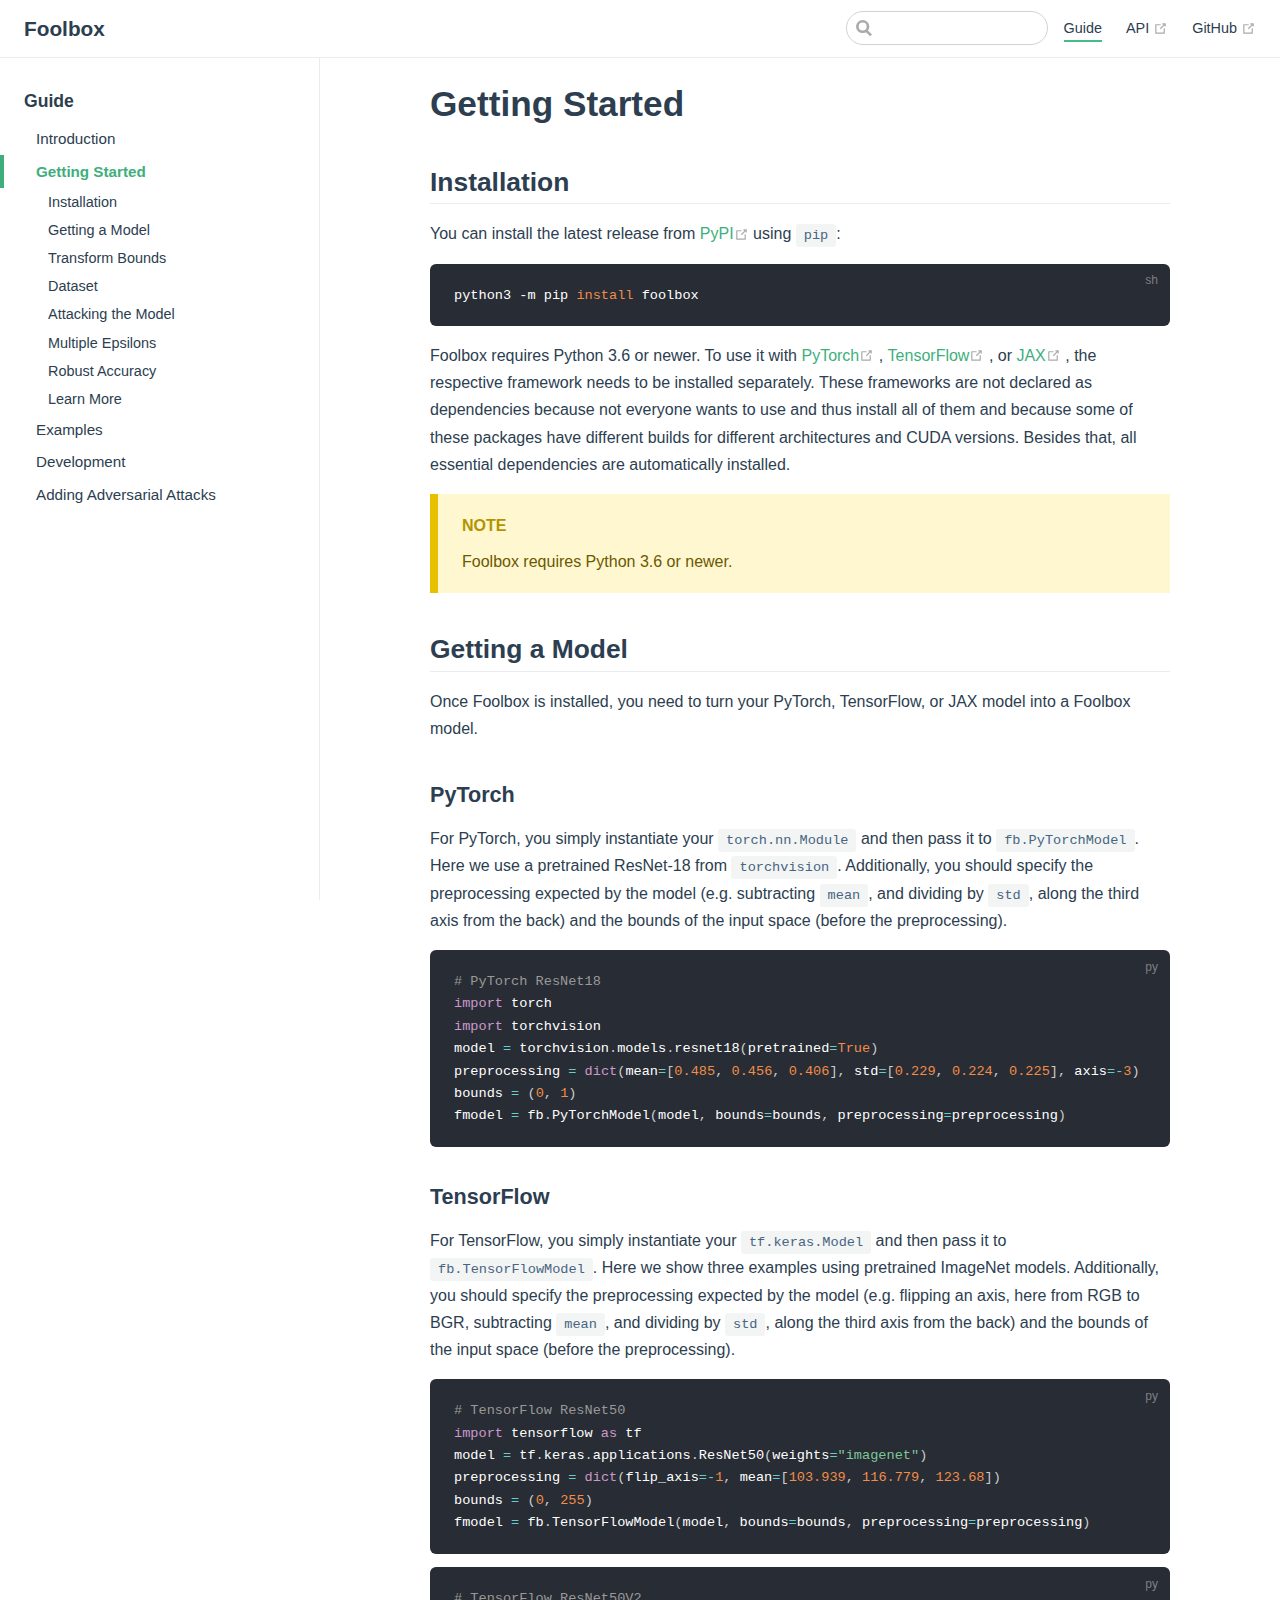
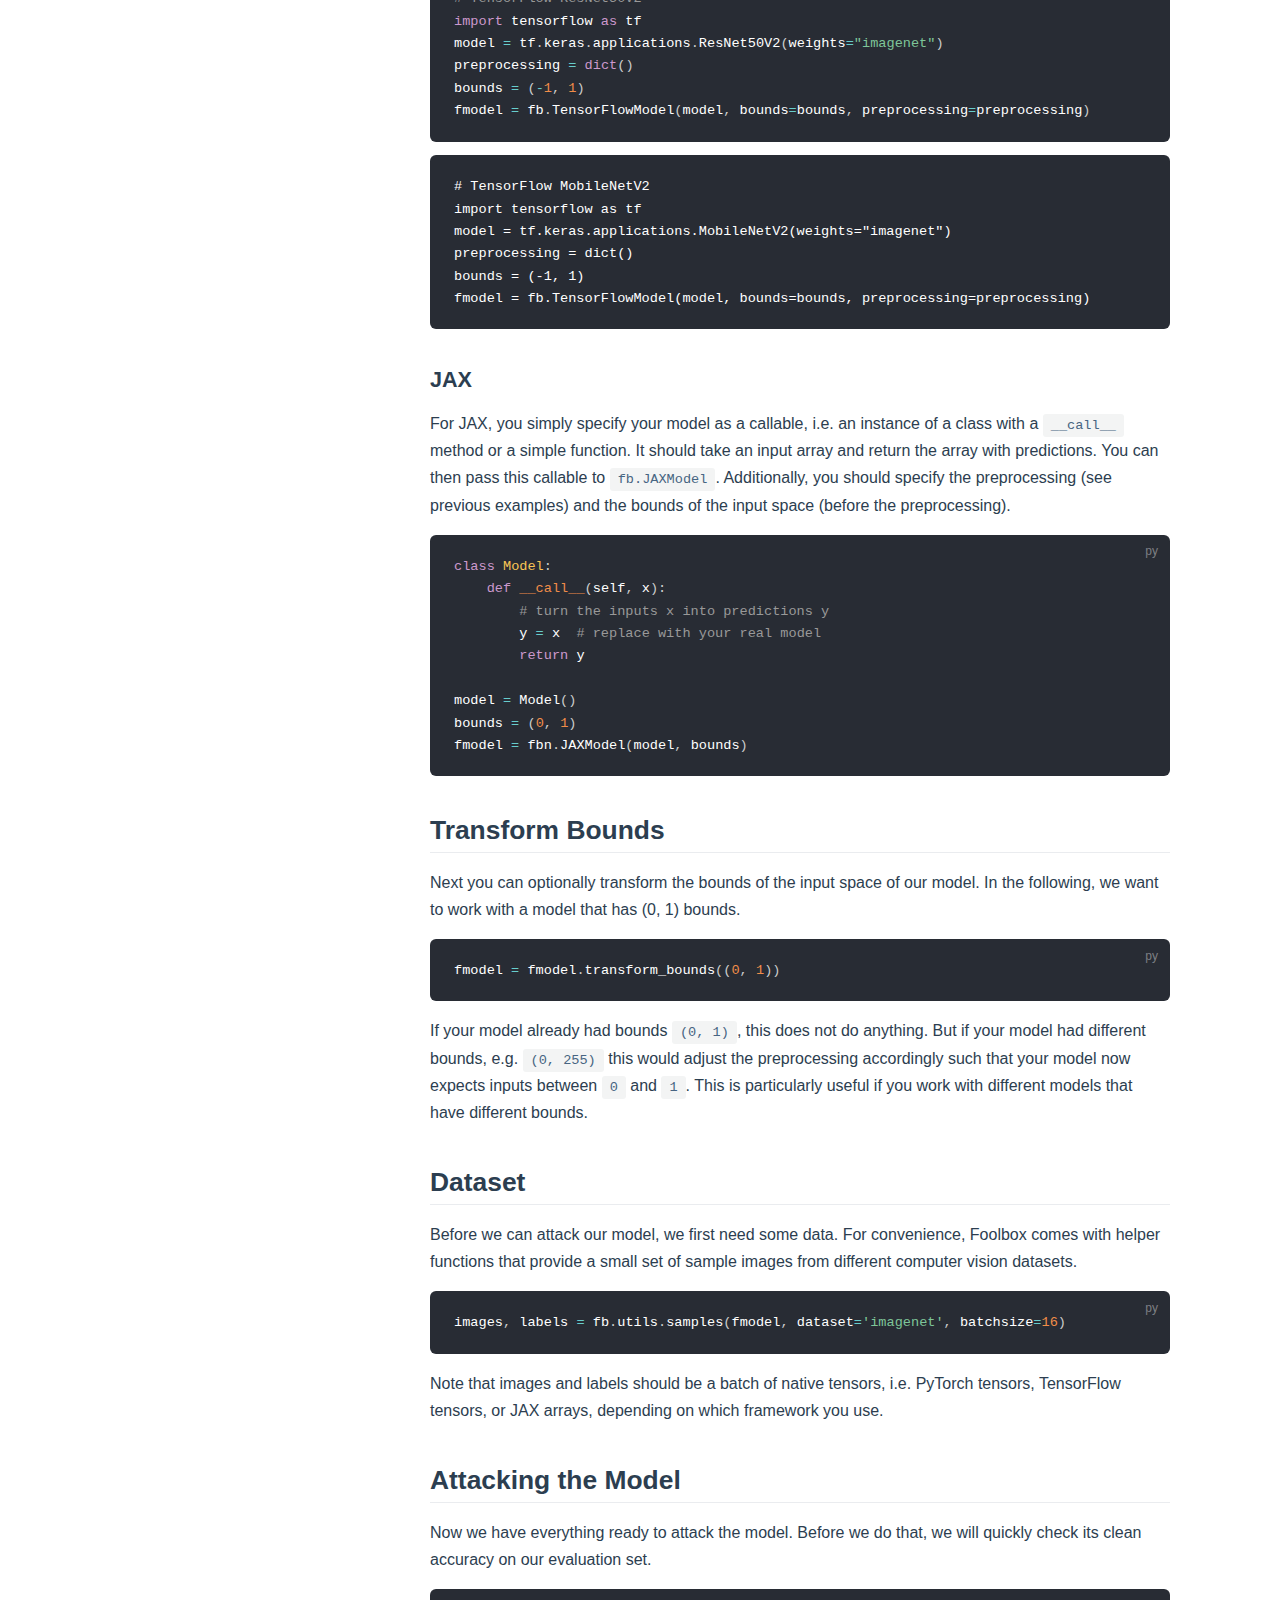
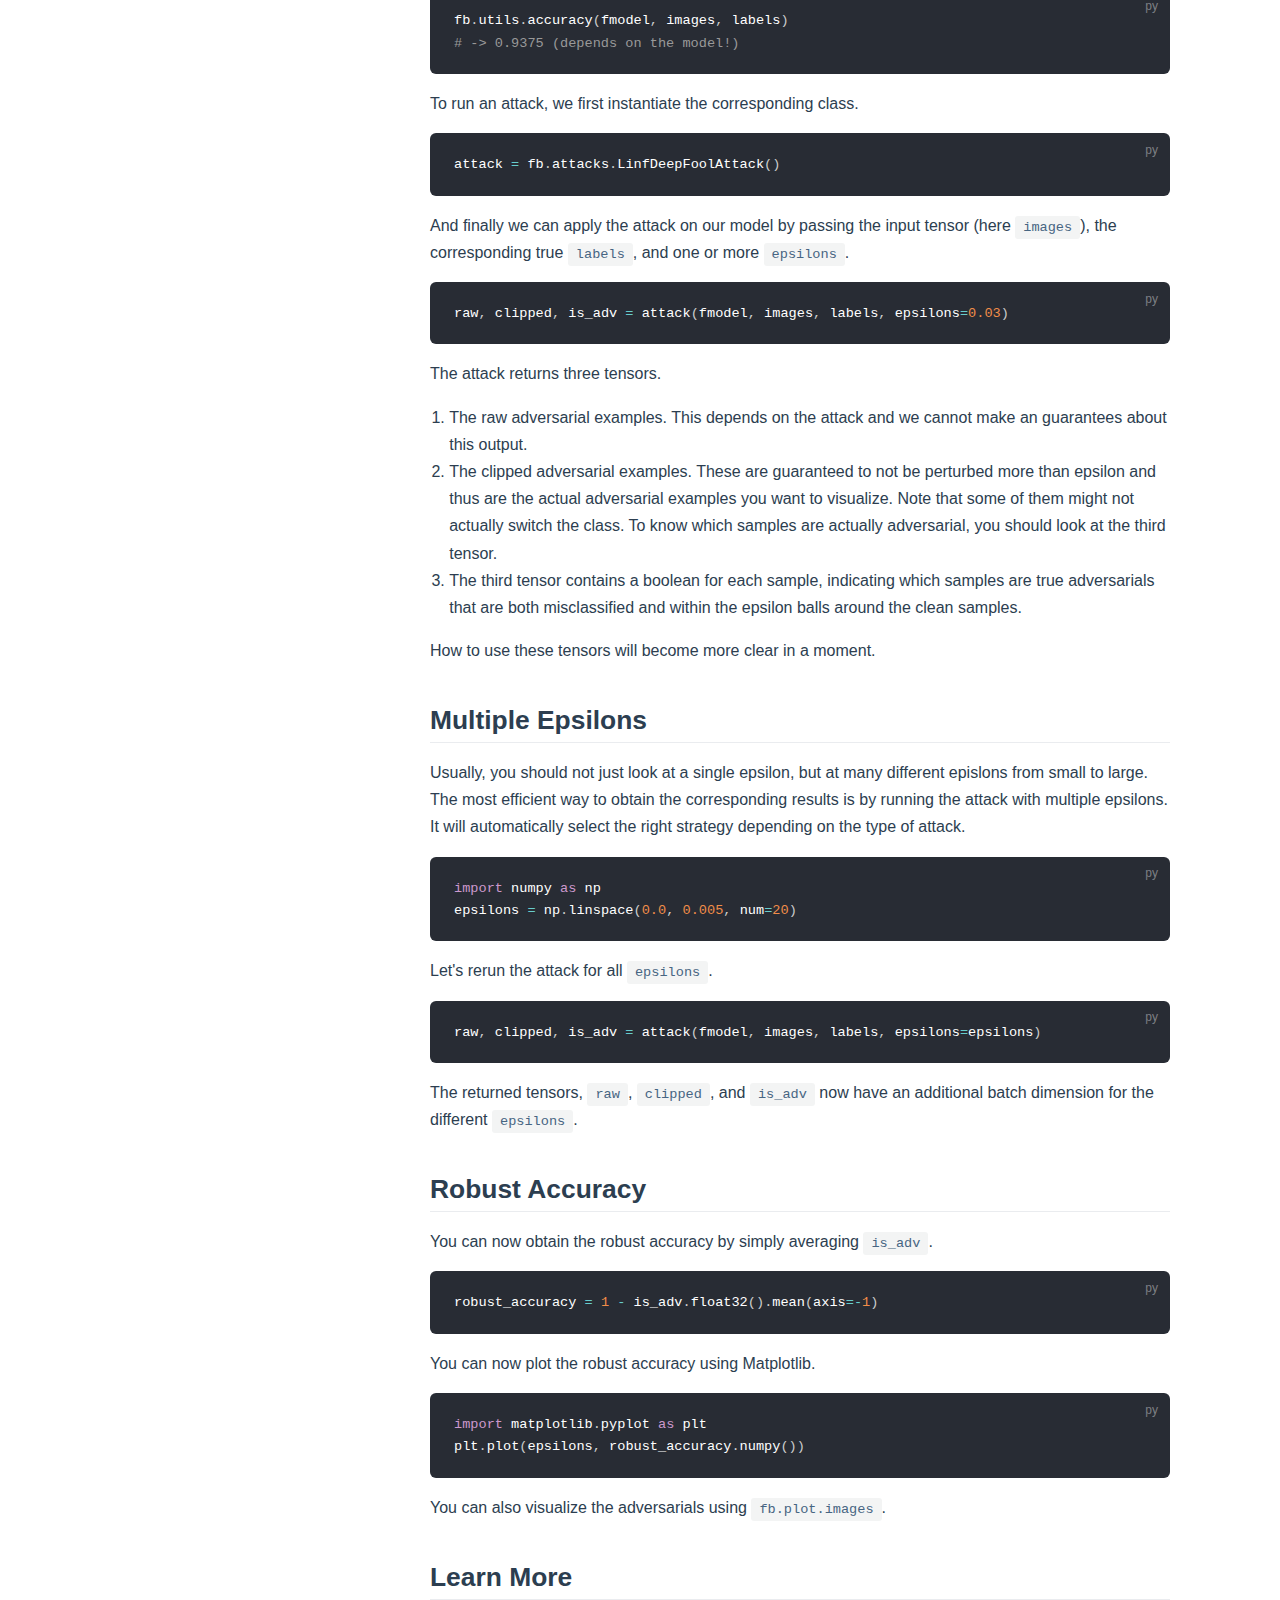
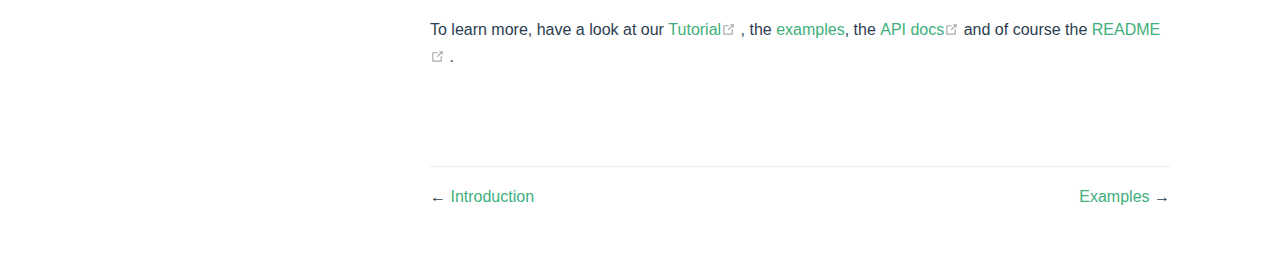
<file: guide/getting-started.html>
<!DOCTYPE html>
<html lang="en-US">
  <head>
    <meta charset="utf-8">
    <meta name="viewport" content="width=device-width,initial-scale=1">
    <title>Getting Started | Foolbox</title>
    <meta name="generator" content="VuePress 1.7.1">
    
    <meta name="description" content="A Python toolbox to create adversarial examples that fool neural networks in PyTorch, TensorFlow, and JAX">
    
    <link rel="preload" href="/assets/css/0.styles.e6b483de.css" as="style"><link rel="preload" href="/assets/js/app.e524e74d.js" as="script"><link rel="preload" href="/assets/js/2.214b8637.js" as="script"><link rel="preload" href="/assets/js/12.01980bfd.js" as="script"><link rel="prefetch" href="/assets/js/10.c0469f15.js"><link rel="prefetch" href="/assets/js/11.a359c6e5.js"><link rel="prefetch" href="/assets/js/3.a1148892.js"><link rel="prefetch" href="/assets/js/4.6f36c2d2.js"><link rel="prefetch" href="/assets/js/5.6e131ba2.js"><link rel="prefetch" href="/assets/js/6.4fdc98a8.js"><link rel="prefetch" href="/assets/js/7.809ca5e2.js"><link rel="prefetch" href="/assets/js/8.9018d749.js"><link rel="prefetch" href="/assets/js/9.2510f9a0.js">
    <link rel="stylesheet" href="/assets/css/0.styles.e6b483de.css">
  </head>
  <body>
    <div id="app" data-server-rendered="true"><div class="theme-container"><header class="navbar"><div class="sidebar-button"><svg xmlns="http://www.w3.org/2000/svg" aria-hidden="true" role="img" viewBox="0 0 448 512" class="icon"><path fill="currentColor" d="M436 124H12c-6.627 0-12-5.373-12-12V80c0-6.627 5.373-12 12-12h424c6.627 0 12 5.373 12 12v32c0 6.627-5.373 12-12 12zm0 160H12c-6.627 0-12-5.373-12-12v-32c0-6.627 5.373-12 12-12h424c6.627 0 12 5.373 12 12v32c0 6.627-5.373 12-12 12zm0 160H12c-6.627 0-12-5.373-12-12v-32c0-6.627 5.373-12 12-12h424c6.627 0 12 5.373 12 12v32c0 6.627-5.373 12-12 12z"></path></svg></div> <a href="/" class="home-link router-link-active"><!----> <span class="site-name">Foolbox</span></a> <div class="links"><div class="search-box"><input aria-label="Search" autocomplete="off" spellcheck="false" value=""> <!----></div> <nav class="nav-links can-hide"><div class="nav-item"><a href="/guide/" class="nav-link router-link-active">
  Guide
</a></div><div class="nav-item"><a href="https://foolbox.readthedocs.io/en/stable/" target="_blank" rel="noopener noreferrer" class="nav-link external">
  API
  <span><svg xmlns="http://www.w3.org/2000/svg" aria-hidden="true" focusable="false" x="0px" y="0px" viewBox="0 0 100 100" width="15" height="15" class="icon outbound"><path fill="currentColor" d="M18.8,85.1h56l0,0c2.2,0,4-1.8,4-4v-32h-8v28h-48v-48h28v-8h-32l0,0c-2.2,0-4,1.8-4,4v56C14.8,83.3,16.6,85.1,18.8,85.1z"></path> <polygon fill="currentColor" points="45.7,48.7 51.3,54.3 77.2,28.5 77.2,37.2 85.2,37.2 85.2,14.9 62.8,14.9 62.8,22.9 71.5,22.9"></polygon></svg> <span class="sr-only">(opens new window)</span></span></a></div><div class="nav-item"><a href="https://github.com/bethgelab/foolbox" target="_blank" rel="noopener noreferrer" class="nav-link external">
  GitHub
  <span><svg xmlns="http://www.w3.org/2000/svg" aria-hidden="true" focusable="false" x="0px" y="0px" viewBox="0 0 100 100" width="15" height="15" class="icon outbound"><path fill="currentColor" d="M18.8,85.1h56l0,0c2.2,0,4-1.8,4-4v-32h-8v28h-48v-48h28v-8h-32l0,0c-2.2,0-4,1.8-4,4v56C14.8,83.3,16.6,85.1,18.8,85.1z"></path> <polygon fill="currentColor" points="45.7,48.7 51.3,54.3 77.2,28.5 77.2,37.2 85.2,37.2 85.2,14.9 62.8,14.9 62.8,22.9 71.5,22.9"></polygon></svg> <span class="sr-only">(opens new window)</span></span></a></div> <!----></nav></div></header> <div class="sidebar-mask"></div> <aside class="sidebar"><nav class="nav-links"><div class="nav-item"><a href="/guide/" class="nav-link router-link-active">
  Guide
</a></div><div class="nav-item"><a href="https://foolbox.readthedocs.io/en/stable/" target="_blank" rel="noopener noreferrer" class="nav-link external">
  API
  <span><svg xmlns="http://www.w3.org/2000/svg" aria-hidden="true" focusable="false" x="0px" y="0px" viewBox="0 0 100 100" width="15" height="15" class="icon outbound"><path fill="currentColor" d="M18.8,85.1h56l0,0c2.2,0,4-1.8,4-4v-32h-8v28h-48v-48h28v-8h-32l0,0c-2.2,0-4,1.8-4,4v56C14.8,83.3,16.6,85.1,18.8,85.1z"></path> <polygon fill="currentColor" points="45.7,48.7 51.3,54.3 77.2,28.5 77.2,37.2 85.2,37.2 85.2,14.9 62.8,14.9 62.8,22.9 71.5,22.9"></polygon></svg> <span class="sr-only">(opens new window)</span></span></a></div><div class="nav-item"><a href="https://github.com/bethgelab/foolbox" target="_blank" rel="noopener noreferrer" class="nav-link external">
  GitHub
  <span><svg xmlns="http://www.w3.org/2000/svg" aria-hidden="true" focusable="false" x="0px" y="0px" viewBox="0 0 100 100" width="15" height="15" class="icon outbound"><path fill="currentColor" d="M18.8,85.1h56l0,0c2.2,0,4-1.8,4-4v-32h-8v28h-48v-48h28v-8h-32l0,0c-2.2,0-4,1.8-4,4v56C14.8,83.3,16.6,85.1,18.8,85.1z"></path> <polygon fill="currentColor" points="45.7,48.7 51.3,54.3 77.2,28.5 77.2,37.2 85.2,37.2 85.2,14.9 62.8,14.9 62.8,22.9 71.5,22.9"></polygon></svg> <span class="sr-only">(opens new window)</span></span></a></div> <!----></nav>  <ul class="sidebar-links"><li><section class="sidebar-group depth-0"><p class="sidebar-heading open"><span>Guide</span> <!----></p> <ul class="sidebar-links sidebar-group-items"><li><a href="/guide/" aria-current="page" class="sidebar-link">Introduction</a></li><li><a href="/guide/getting-started.html" aria-current="page" class="active sidebar-link">Getting Started</a><ul class="sidebar-sub-headers"><li class="sidebar-sub-header"><a href="/guide/getting-started.html#installation" class="sidebar-link">Installation</a></li><li class="sidebar-sub-header"><a href="/guide/getting-started.html#getting-a-model" class="sidebar-link">Getting a Model</a></li><li class="sidebar-sub-header"><a href="/guide/getting-started.html#transform-bounds" class="sidebar-link">Transform Bounds</a></li><li class="sidebar-sub-header"><a href="/guide/getting-started.html#dataset" class="sidebar-link">Dataset</a></li><li class="sidebar-sub-header"><a href="/guide/getting-started.html#attacking-the-model" class="sidebar-link">Attacking the Model</a></li><li class="sidebar-sub-header"><a href="/guide/getting-started.html#multiple-epsilons" class="sidebar-link">Multiple Epsilons</a></li><li class="sidebar-sub-header"><a href="/guide/getting-started.html#robust-accuracy" class="sidebar-link">Robust Accuracy</a></li><li class="sidebar-sub-header"><a href="/guide/getting-started.html#learn-more" class="sidebar-link">Learn More</a></li></ul></li><li><a href="/guide/examples.html" class="sidebar-link">Examples</a></li><li><a href="/guide/development.html" class="sidebar-link">Development</a></li><li><a href="/guide/adding_attacks.html" class="sidebar-link">Adding Adversarial Attacks</a></li></ul></section></li></ul> </aside> <main class="page"> <div class="theme-default-content content__default"><h1 id="getting-started"><a href="#getting-started" class="header-anchor">#</a> Getting Started</h1> <h2 id="installation"><a href="#installation" class="header-anchor">#</a> Installation</h2> <p>You can install the latest release from <a href="https://pypi.org/project/foolbox/" target="_blank" rel="noopener noreferrer">PyPI<span><svg xmlns="http://www.w3.org/2000/svg" aria-hidden="true" focusable="false" x="0px" y="0px" viewBox="0 0 100 100" width="15" height="15" class="icon outbound"><path fill="currentColor" d="M18.8,85.1h56l0,0c2.2,0,4-1.8,4-4v-32h-8v28h-48v-48h28v-8h-32l0,0c-2.2,0-4,1.8-4,4v56C14.8,83.3,16.6,85.1,18.8,85.1z"></path> <polygon fill="currentColor" points="45.7,48.7 51.3,54.3 77.2,28.5 77.2,37.2 85.2,37.2 85.2,14.9 62.8,14.9 62.8,22.9 71.5,22.9"></polygon></svg> <span class="sr-only">(opens new window)</span></span></a> using <code>pip</code>:</p> <div class="language-bash extra-class"><pre class="language-bash"><code>python3 -m pip <span class="token function">install</span> foolbox
</code></pre></div><p>Foolbox requires Python 3.6 or newer. To use it with <a href="https://pytorch.org" target="_blank" rel="noopener noreferrer">PyTorch<span><svg xmlns="http://www.w3.org/2000/svg" aria-hidden="true" focusable="false" x="0px" y="0px" viewBox="0 0 100 100" width="15" height="15" class="icon outbound"><path fill="currentColor" d="M18.8,85.1h56l0,0c2.2,0,4-1.8,4-4v-32h-8v28h-48v-48h28v-8h-32l0,0c-2.2,0-4,1.8-4,4v56C14.8,83.3,16.6,85.1,18.8,85.1z"></path> <polygon fill="currentColor" points="45.7,48.7 51.3,54.3 77.2,28.5 77.2,37.2 85.2,37.2 85.2,14.9 62.8,14.9 62.8,22.9 71.5,22.9"></polygon></svg> <span class="sr-only">(opens new window)</span></span></a>, <a href="https://www.tensorflow.org" target="_blank" rel="noopener noreferrer">TensorFlow<span><svg xmlns="http://www.w3.org/2000/svg" aria-hidden="true" focusable="false" x="0px" y="0px" viewBox="0 0 100 100" width="15" height="15" class="icon outbound"><path fill="currentColor" d="M18.8,85.1h56l0,0c2.2,0,4-1.8,4-4v-32h-8v28h-48v-48h28v-8h-32l0,0c-2.2,0-4,1.8-4,4v56C14.8,83.3,16.6,85.1,18.8,85.1z"></path> <polygon fill="currentColor" points="45.7,48.7 51.3,54.3 77.2,28.5 77.2,37.2 85.2,37.2 85.2,14.9 62.8,14.9 62.8,22.9 71.5,22.9"></polygon></svg> <span class="sr-only">(opens new window)</span></span></a>, or <a href="https://github.com/google/jax" target="_blank" rel="noopener noreferrer">JAX<span><svg xmlns="http://www.w3.org/2000/svg" aria-hidden="true" focusable="false" x="0px" y="0px" viewBox="0 0 100 100" width="15" height="15" class="icon outbound"><path fill="currentColor" d="M18.8,85.1h56l0,0c2.2,0,4-1.8,4-4v-32h-8v28h-48v-48h28v-8h-32l0,0c-2.2,0-4,1.8-4,4v56C14.8,83.3,16.6,85.1,18.8,85.1z"></path> <polygon fill="currentColor" points="45.7,48.7 51.3,54.3 77.2,28.5 77.2,37.2 85.2,37.2 85.2,14.9 62.8,14.9 62.8,22.9 71.5,22.9"></polygon></svg> <span class="sr-only">(opens new window)</span></span></a>, the respective framework needs to be installed separately. These frameworks are not declared as dependencies because not everyone wants to use and thus install all of them and because some of these packages have different builds for different architectures and CUDA versions. Besides that, all essential dependencies are automatically installed.</p> <div class="custom-block warning"><p class="custom-block-title">NOTE</p> <p>Foolbox requires Python 3.6 or newer.</p></div> <h2 id="getting-a-model"><a href="#getting-a-model" class="header-anchor">#</a> Getting a Model</h2> <p>Once Foolbox is installed, you need to turn your PyTorch, TensorFlow, or JAX model into a Foolbox model.</p> <h3 id="pytorch"><a href="#pytorch" class="header-anchor">#</a> PyTorch</h3> <p>For PyTorch, you simply instantiate your <code>torch.nn.Module</code> and then pass it
to <code>fb.PyTorchModel</code>. Here we use a pretrained ResNet-18 from <code>torchvision</code>.
Additionally, you should specify the preprocessing expected by the model
(e.g. subtracting <code>mean</code>, and dividing by <code>std</code>, along the third axis from the back)
and the bounds of the input space (before the preprocessing).</p> <div class="language-python extra-class"><pre class="language-python"><code><span class="token comment"># PyTorch ResNet18</span>
<span class="token keyword">import</span> torch
<span class="token keyword">import</span> torchvision
model <span class="token operator">=</span> torchvision<span class="token punctuation">.</span>models<span class="token punctuation">.</span>resnet18<span class="token punctuation">(</span>pretrained<span class="token operator">=</span><span class="token boolean">True</span><span class="token punctuation">)</span>
preprocessing <span class="token operator">=</span> <span class="token builtin">dict</span><span class="token punctuation">(</span>mean<span class="token operator">=</span><span class="token punctuation">[</span><span class="token number">0.485</span><span class="token punctuation">,</span> <span class="token number">0.456</span><span class="token punctuation">,</span> <span class="token number">0.406</span><span class="token punctuation">]</span><span class="token punctuation">,</span> std<span class="token operator">=</span><span class="token punctuation">[</span><span class="token number">0.229</span><span class="token punctuation">,</span> <span class="token number">0.224</span><span class="token punctuation">,</span> <span class="token number">0.225</span><span class="token punctuation">]</span><span class="token punctuation">,</span> axis<span class="token operator">=</span><span class="token operator">-</span><span class="token number">3</span><span class="token punctuation">)</span>
bounds <span class="token operator">=</span> <span class="token punctuation">(</span><span class="token number">0</span><span class="token punctuation">,</span> <span class="token number">1</span><span class="token punctuation">)</span>
fmodel <span class="token operator">=</span> fb<span class="token punctuation">.</span>PyTorchModel<span class="token punctuation">(</span>model<span class="token punctuation">,</span> bounds<span class="token operator">=</span>bounds<span class="token punctuation">,</span> preprocessing<span class="token operator">=</span>preprocessing<span class="token punctuation">)</span>
</code></pre></div><h3 id="tensorflow"><a href="#tensorflow" class="header-anchor">#</a> TensorFlow</h3> <p>For TensorFlow, you simply instantiate your <code>tf.keras.Model</code> and then pass it
to <code>fb.TensorFlowModel</code>. Here we show three examples using pretrained ImageNet
models. Additionally, you should specify the preprocessing expected by the model
(e.g. flipping an axis, here from RGB to BGR, subtracting <code>mean</code>,
and dividing by <code>std</code>, along the third axis from the back)
and the bounds of the input space (before the preprocessing).</p> <div class="language-python extra-class"><pre class="language-python"><code><span class="token comment"># TensorFlow ResNet50</span>
<span class="token keyword">import</span> tensorflow <span class="token keyword">as</span> tf
model <span class="token operator">=</span> tf<span class="token punctuation">.</span>keras<span class="token punctuation">.</span>applications<span class="token punctuation">.</span>ResNet50<span class="token punctuation">(</span>weights<span class="token operator">=</span><span class="token string">&quot;imagenet&quot;</span><span class="token punctuation">)</span>
preprocessing <span class="token operator">=</span> <span class="token builtin">dict</span><span class="token punctuation">(</span>flip_axis<span class="token operator">=</span><span class="token operator">-</span><span class="token number">1</span><span class="token punctuation">,</span> mean<span class="token operator">=</span><span class="token punctuation">[</span><span class="token number">103.939</span><span class="token punctuation">,</span> <span class="token number">116.779</span><span class="token punctuation">,</span> <span class="token number">123.68</span><span class="token punctuation">]</span><span class="token punctuation">)</span>
bounds <span class="token operator">=</span> <span class="token punctuation">(</span><span class="token number">0</span><span class="token punctuation">,</span> <span class="token number">255</span><span class="token punctuation">)</span>
fmodel <span class="token operator">=</span> fb<span class="token punctuation">.</span>TensorFlowModel<span class="token punctuation">(</span>model<span class="token punctuation">,</span> bounds<span class="token operator">=</span>bounds<span class="token punctuation">,</span> preprocessing<span class="token operator">=</span>preprocessing<span class="token punctuation">)</span>
</code></pre></div><div class="language-python extra-class"><pre class="language-python"><code><span class="token comment"># TensorFlow ResNet50V2</span>
<span class="token keyword">import</span> tensorflow <span class="token keyword">as</span> tf
model <span class="token operator">=</span> tf<span class="token punctuation">.</span>keras<span class="token punctuation">.</span>applications<span class="token punctuation">.</span>ResNet50V2<span class="token punctuation">(</span>weights<span class="token operator">=</span><span class="token string">&quot;imagenet&quot;</span><span class="token punctuation">)</span>
preprocessing <span class="token operator">=</span> <span class="token builtin">dict</span><span class="token punctuation">(</span><span class="token punctuation">)</span>
bounds <span class="token operator">=</span> <span class="token punctuation">(</span><span class="token operator">-</span><span class="token number">1</span><span class="token punctuation">,</span> <span class="token number">1</span><span class="token punctuation">)</span>
fmodel <span class="token operator">=</span> fb<span class="token punctuation">.</span>TensorFlowModel<span class="token punctuation">(</span>model<span class="token punctuation">,</span> bounds<span class="token operator">=</span>bounds<span class="token punctuation">,</span> preprocessing<span class="token operator">=</span>preprocessing<span class="token punctuation">)</span>
</code></pre></div><div class="language- extra-class"><pre class="language-text"><code># TensorFlow MobileNetV2
import tensorflow as tf
model = tf.keras.applications.MobileNetV2(weights=&quot;imagenet&quot;)
preprocessing = dict()
bounds = (-1, 1)
fmodel = fb.TensorFlowModel(model, bounds=bounds, preprocessing=preprocessing)
</code></pre></div><h3 id="jax"><a href="#jax" class="header-anchor">#</a> JAX</h3> <p>For JAX, you simply specify your model as a callable, i.e. an instance of a
class with a <code>__call__</code> method or a simple function. It should take an
input array and return the array with predictions. You can then pass this
callable to <code>fb.JAXModel</code>. Additionally, you should specify the
preprocessing (see previous examples) and
the bounds of the input space (before the preprocessing).</p> <div class="language-python extra-class"><pre class="language-python"><code><span class="token keyword">class</span> <span class="token class-name">Model</span><span class="token punctuation">:</span>
    <span class="token keyword">def</span> <span class="token function">__call__</span><span class="token punctuation">(</span>self<span class="token punctuation">,</span> x<span class="token punctuation">)</span><span class="token punctuation">:</span>
        <span class="token comment"># turn the inputs x into predictions y</span>
        y <span class="token operator">=</span> x  <span class="token comment"># replace with your real model</span>
        <span class="token keyword">return</span> y

model <span class="token operator">=</span> Model<span class="token punctuation">(</span><span class="token punctuation">)</span>
bounds <span class="token operator">=</span> <span class="token punctuation">(</span><span class="token number">0</span><span class="token punctuation">,</span> <span class="token number">1</span><span class="token punctuation">)</span>
fmodel <span class="token operator">=</span> fbn<span class="token punctuation">.</span>JAXModel<span class="token punctuation">(</span>model<span class="token punctuation">,</span> bounds<span class="token punctuation">)</span>
</code></pre></div><h2 id="transform-bounds"><a href="#transform-bounds" class="header-anchor">#</a> Transform Bounds</h2> <p>Next you can optionally transform the bounds of the input space of our model.
In the following, we want to work with a model that has (0, 1) bounds.</p> <div class="language-python extra-class"><pre class="language-python"><code>fmodel <span class="token operator">=</span> fmodel<span class="token punctuation">.</span>transform_bounds<span class="token punctuation">(</span><span class="token punctuation">(</span><span class="token number">0</span><span class="token punctuation">,</span> <span class="token number">1</span><span class="token punctuation">)</span><span class="token punctuation">)</span>
</code></pre></div><p>If your model already had bounds <code>(0, 1)</code>, this does not do anything.
But if your model had different bounds, e.g. <code>(0, 255)</code> this would adjust
the preprocessing accordingly such that your model now expects inputs
between <code>0</code> and <code>1</code>. This is particularly useful if you work with
different models that have different bounds.</p> <h2 id="dataset"><a href="#dataset" class="header-anchor">#</a> Dataset</h2> <p>Before we can attack our model, we first need some data.
For convenience, Foolbox comes with helper functions that provide
a small set of sample images from different computer vision datasets.</p> <div class="language-python extra-class"><pre class="language-python"><code>images<span class="token punctuation">,</span> labels <span class="token operator">=</span> fb<span class="token punctuation">.</span>utils<span class="token punctuation">.</span>samples<span class="token punctuation">(</span>fmodel<span class="token punctuation">,</span> dataset<span class="token operator">=</span><span class="token string">'imagenet'</span><span class="token punctuation">,</span> batchsize<span class="token operator">=</span><span class="token number">16</span><span class="token punctuation">)</span>
</code></pre></div><p>Note that images and labels should be a batch of native tensors, i.e.
PyTorch tensors, TensorFlow tensors, or JAX arrays, depending on which framework
you use.</p> <h2 id="attacking-the-model"><a href="#attacking-the-model" class="header-anchor">#</a> Attacking the Model</h2> <p>Now we have everything ready to attack the model. Before we do that,
we will quickly check its clean accuracy on our evaluation set.</p> <div class="language-python extra-class"><pre class="language-python"><code>fb<span class="token punctuation">.</span>utils<span class="token punctuation">.</span>accuracy<span class="token punctuation">(</span>fmodel<span class="token punctuation">,</span> images<span class="token punctuation">,</span> labels<span class="token punctuation">)</span>
<span class="token comment"># -&gt; 0.9375 (depends on the model!)</span>
</code></pre></div><p>To run an attack, we first instantiate the corresponding class.</p> <div class="language-python extra-class"><pre class="language-python"><code>attack <span class="token operator">=</span> fb<span class="token punctuation">.</span>attacks<span class="token punctuation">.</span>LinfDeepFoolAttack<span class="token punctuation">(</span><span class="token punctuation">)</span>
</code></pre></div><p>And finally we can apply the attack on our model by passing
the input tensor (here <code>images</code>), the corresponding true <code>labels</code>,
and one or more <code>epsilons</code>.</p> <div class="language-python extra-class"><pre class="language-python"><code>raw<span class="token punctuation">,</span> clipped<span class="token punctuation">,</span> is_adv <span class="token operator">=</span> attack<span class="token punctuation">(</span>fmodel<span class="token punctuation">,</span> images<span class="token punctuation">,</span> labels<span class="token punctuation">,</span> epsilons<span class="token operator">=</span><span class="token number">0.03</span><span class="token punctuation">)</span>
</code></pre></div><p>The attack returns three tensors.</p> <ol><li>The raw adversarial examples. This depends on the attack and we cannot make an guarantees about this output.</li> <li>The clipped adversarial examples. These are guaranteed to not be perturbed more than epsilon and thus are the actual adversarial examples you want to visualize. Note that some of them might not actually switch the class. To know which samples are actually adversarial, you should look at the third tensor.</li> <li>The third tensor contains a boolean for each sample, indicating which samples are true adversarials that are both misclassified and within the epsilon balls around the clean samples.</li></ol> <p>How to use these tensors will become more clear in a moment.</p> <h2 id="multiple-epsilons"><a href="#multiple-epsilons" class="header-anchor">#</a> Multiple Epsilons</h2> <p>Usually, you should not just look at a single epsilon, but at many different epislons from small to large.
The most efficient way to obtain the corresponding results is by
running the attack with multiple epsilons. It will automatically
select the right strategy depending on the type of attack.</p> <div class="language-python extra-class"><pre class="language-python"><code><span class="token keyword">import</span> numpy <span class="token keyword">as</span> np
epsilons <span class="token operator">=</span> np<span class="token punctuation">.</span>linspace<span class="token punctuation">(</span><span class="token number">0.0</span><span class="token punctuation">,</span> <span class="token number">0.005</span><span class="token punctuation">,</span> num<span class="token operator">=</span><span class="token number">20</span><span class="token punctuation">)</span>
</code></pre></div><p>Let's rerun the attack for all <code>epsilons</code>.</p> <div class="language-python extra-class"><pre class="language-python"><code>raw<span class="token punctuation">,</span> clipped<span class="token punctuation">,</span> is_adv <span class="token operator">=</span> attack<span class="token punctuation">(</span>fmodel<span class="token punctuation">,</span> images<span class="token punctuation">,</span> labels<span class="token punctuation">,</span> epsilons<span class="token operator">=</span>epsilons<span class="token punctuation">)</span>
</code></pre></div><p>The returned tensors, <code>raw</code>, <code>clipped</code>, and <code>is_adv</code> now have an additional batch dimension for the different <code>epsilons</code>.</p> <h2 id="robust-accuracy"><a href="#robust-accuracy" class="header-anchor">#</a> Robust Accuracy</h2> <p>You can now obtain the robust accuracy by simply averaging <code>is_adv</code>.</p> <div class="language-python extra-class"><pre class="language-python"><code>robust_accuracy <span class="token operator">=</span> <span class="token number">1</span> <span class="token operator">-</span> is_adv<span class="token punctuation">.</span>float32<span class="token punctuation">(</span><span class="token punctuation">)</span><span class="token punctuation">.</span>mean<span class="token punctuation">(</span>axis<span class="token operator">=</span><span class="token operator">-</span><span class="token number">1</span><span class="token punctuation">)</span>
</code></pre></div><p>You can now plot the robust accuracy using Matplotlib.</p> <div class="language-python extra-class"><pre class="language-python"><code><span class="token keyword">import</span> matplotlib<span class="token punctuation">.</span>pyplot <span class="token keyword">as</span> plt
plt<span class="token punctuation">.</span>plot<span class="token punctuation">(</span>epsilons<span class="token punctuation">,</span> robust_accuracy<span class="token punctuation">.</span>numpy<span class="token punctuation">(</span><span class="token punctuation">)</span><span class="token punctuation">)</span>
</code></pre></div><p>You can also visualize the adversarials using <code>fb.plot.images</code>.</p> <h2 id="learn-more"><a href="#learn-more" class="header-anchor">#</a> Learn More</h2> <p>To learn more, have a look at our <a href="https://github.com/jonasrauber/foolbox-native-tutorial/blob/master/foolbox-native-tutorial.ipynb" target="_blank" rel="noopener noreferrer">Tutorial<span><svg xmlns="http://www.w3.org/2000/svg" aria-hidden="true" focusable="false" x="0px" y="0px" viewBox="0 0 100 100" width="15" height="15" class="icon outbound"><path fill="currentColor" d="M18.8,85.1h56l0,0c2.2,0,4-1.8,4-4v-32h-8v28h-48v-48h28v-8h-32l0,0c-2.2,0-4,1.8-4,4v56C14.8,83.3,16.6,85.1,18.8,85.1z"></path> <polygon fill="currentColor" points="45.7,48.7 51.3,54.3 77.2,28.5 77.2,37.2 85.2,37.2 85.2,14.9 62.8,14.9 62.8,22.9 71.5,22.9"></polygon></svg> <span class="sr-only">(opens new window)</span></span></a>,
the <a href="/guide/examples.html">examples</a>, the <a href="https://foolbox.readthedocs.io/en/stable/" target="_blank" rel="noopener noreferrer">API docs<span><svg xmlns="http://www.w3.org/2000/svg" aria-hidden="true" focusable="false" x="0px" y="0px" viewBox="0 0 100 100" width="15" height="15" class="icon outbound"><path fill="currentColor" d="M18.8,85.1h56l0,0c2.2,0,4-1.8,4-4v-32h-8v28h-48v-48h28v-8h-32l0,0c-2.2,0-4,1.8-4,4v56C14.8,83.3,16.6,85.1,18.8,85.1z"></path> <polygon fill="currentColor" points="45.7,48.7 51.3,54.3 77.2,28.5 77.2,37.2 85.2,37.2 85.2,14.9 62.8,14.9 62.8,22.9 71.5,22.9"></polygon></svg> <span class="sr-only">(opens new window)</span></span></a> and of course the <a href="https://github.com/bethgelab/foolbox" target="_blank" rel="noopener noreferrer">README<span><svg xmlns="http://www.w3.org/2000/svg" aria-hidden="true" focusable="false" x="0px" y="0px" viewBox="0 0 100 100" width="15" height="15" class="icon outbound"><path fill="currentColor" d="M18.8,85.1h56l0,0c2.2,0,4-1.8,4-4v-32h-8v28h-48v-48h28v-8h-32l0,0c-2.2,0-4,1.8-4,4v56C14.8,83.3,16.6,85.1,18.8,85.1z"></path> <polygon fill="currentColor" points="45.7,48.7 51.3,54.3 77.2,28.5 77.2,37.2 85.2,37.2 85.2,14.9 62.8,14.9 62.8,22.9 71.5,22.9"></polygon></svg> <span class="sr-only">(opens new window)</span></span></a>.</p></div> <footer class="page-edit"><!----> <!----></footer> <div class="page-nav"><p class="inner"><span class="prev">
      ←
      <a href="/guide/" class="prev router-link-active">
        Introduction
      </a></span> <span class="next"><a href="/guide/examples.html">
        Examples
      </a>
      →
    </span></p></div> </main></div><div class="global-ui"></div></div>
    <script src="/assets/js/app.e524e74d.js" defer></script><script src="/assets/js/2.214b8637.js" defer></script><script src="/assets/js/12.01980bfd.js" defer></script>
  </body>
</html>
</file>
<file: assets/css/0.styles.e6b483de.css>
code[class*=language-],pre[class*=language-]{color:#ccc;background:none;font-family:Consolas,Monaco,Andale Mono,Ubuntu Mono,monospace;font-size:1em;text-align:left;white-space:pre;word-spacing:normal;word-break:normal;word-wrap:normal;line-height:1.5;-moz-tab-size:4;-o-tab-size:4;tab-size:4;-webkit-hyphens:none;-ms-hyphens:none;hyphens:none}pre[class*=language-]{padding:1em;margin:.5em 0;overflow:auto}:not(pre)>code[class*=language-],pre[class*=language-]{background:#2d2d2d}:not(pre)>code[class*=language-]{padding:.1em;border-radius:.3em;white-space:normal}.token.block-comment,.token.cdata,.token.comment,.token.doctype,.token.prolog{color:#999}.token.punctuation{color:#ccc}.token.attr-name,.token.deleted,.token.namespace,.token.tag{color:#e2777a}.token.function-name{color:#6196cc}.token.boolean,.token.function,.token.number{color:#f08d49}.token.class-name,.token.constant,.token.property,.token.symbol{color:#f8c555}.token.atrule,.token.builtin,.token.important,.token.keyword,.token.selector{color:#cc99cd}.token.attr-value,.token.char,.token.regex,.token.string,.token.variable{color:#7ec699}.token.entity,.token.operator,.token.url{color:#67cdcc}.token.bold,.token.important{font-weight:700}.token.italic{font-style:italic}.token.entity{cursor:help}.token.inserted{color:green}.theme-default-content code{color:#476582;padding:.25rem .5rem;margin:0;font-size:.85em;background-color:rgba(27,31,35,.05);border-radius:3px}.theme-default-content code .token.deleted{color:#ec5975}.theme-default-content code .token.inserted{color:#3eaf7c}.theme-default-content pre,.theme-default-content pre[class*=language-]{line-height:1.4;padding:1.25rem 1.5rem;margin:.85rem 0;background-color:#282c34;border-radius:6px;overflow:auto}.theme-default-content pre[class*=language-] code,.theme-default-content pre code{color:#fff;padding:0;background-color:transparent;border-radius:0}div[class*=language-]{position:relative;background-color:#282c34;border-radius:6px}div[class*=language-] .highlight-lines{-webkit-user-select:none;-ms-user-select:none;user-select:none;padding-top:1.3rem;position:absolute;top:0;left:0;width:100%;line-height:1.4}div[class*=language-] .highlight-lines .highlighted{background-color:rgba(0,0,0,.66)}div[class*=language-] pre,div[class*=language-] pre[class*=language-]{background:transparent;position:relative;z-index:1}div[class*=language-]:before{position:absolute;z-index:3;top:.8em;right:1em;font-size:.75rem;color:hsla(0,0%,100%,.4)}div[class*=language-]:not(.line-numbers-mode) .line-numbers-wrapper{display:none}div[class*=language-].line-numbers-mode .highlight-lines .highlighted{position:relative}div[class*=language-].line-numbers-mode .highlight-lines .highlighted:before{content:" ";position:absolute;z-index:3;left:0;top:0;display:block;width:3.5rem;height:100%;background-color:rgba(0,0,0,.66)}div[class*=language-].line-numbers-mode pre{padding-left:4.5rem;vertical-align:middle}div[class*=language-].line-numbers-mode .line-numbers-wrapper{position:absolute;top:0;width:3.5rem;text-align:center;color:hsla(0,0%,100%,.3);padding:1.25rem 0;line-height:1.4}div[class*=language-].line-numbers-mode .line-numbers-wrapper br{-webkit-user-select:none;-ms-user-select:none;user-select:none}div[class*=language-].line-numbers-mode .line-numbers-wrapper .line-number{position:relative;z-index:4;-webkit-user-select:none;-ms-user-select:none;user-select:none;font-size:.85em}div[class*=language-].line-numbers-mode:after{content:"";position:absolute;z-index:2;top:0;left:0;width:3.5rem;height:100%;border-radius:6px 0 0 6px;border-right:1px solid rgba(0,0,0,.66);background-color:#282c34}div[class~=language-js]:before{content:"js"}div[class~=language-ts]:before{content:"ts"}div[class~=language-html]:before{content:"html"}div[class~=language-md]:before{content:"md"}div[class~=language-vue]:before{content:"vue"}div[class~=language-css]:before{content:"css"}div[class~=language-sass]:before{content:"sass"}div[class~=language-scss]:before{content:"scss"}div[class~=language-less]:before{content:"less"}div[class~=language-stylus]:before{content:"stylus"}div[class~=language-go]:before{content:"go"}div[class~=language-java]:before{content:"java"}div[class~=language-c]:before{content:"c"}div[class~=language-sh]:before{content:"sh"}div[class~=language-yaml]:before{content:"yaml"}div[class~=language-py]:before{content:"py"}div[class~=language-docker]:before{content:"docker"}div[class~=language-dockerfile]:before{content:"dockerfile"}div[class~=language-makefile]:before{content:"makefile"}div[class~=language-javascript]:before{content:"js"}div[class~=language-typescript]:before{content:"ts"}div[class~=language-markup]:before{content:"html"}div[class~=language-markdown]:before{content:"md"}div[class~=language-json]:before{content:"json"}div[class~=language-ruby]:before{content:"rb"}div[class~=language-python]:before{content:"py"}div[class~=language-bash]:before{content:"sh"}div[class~=language-php]:before{content:"php"}.custom-block .custom-block-title{font-weight:600;margin-bottom:-.4rem}.custom-block.danger,.custom-block.tip,.custom-block.warning{padding:.1rem 1.5rem;border-left-width:.5rem;border-left-style:solid;margin:1rem 0}.custom-block.tip{background-color:#f3f5f7;border-color:#42b983}.custom-block.warning{background-color:rgba(255,229,100,.3);border-color:#e7c000;color:#6b5900}.custom-block.warning .custom-block-title{color:#b29400}.custom-block.warning a{color:#2c3e50}.custom-block.danger{background-color:#ffe6e6;border-color:#c00;color:#4d0000}.custom-block.danger .custom-block-title{color:#900}.custom-block.danger a{color:#2c3e50}.custom-block.details{display:block;position:relative;border-radius:2px;margin:1.6em 0;padding:1.6em;background-color:#eee}.custom-block.details h4{margin-top:0}.custom-block.details figure:last-child,.custom-block.details p:last-child{margin-bottom:0;padding-bottom:0}.custom-block.details summary{outline:none;cursor:pointer}.arrow{display:inline-block;width:0;height:0}.arrow.up{border-bottom:6px solid #ccc}.arrow.down,.arrow.up{border-left:4px solid transparent;border-right:4px solid transparent}.arrow.down{border-top:6px solid #ccc}.arrow.right{border-left:6px solid #ccc}.arrow.left,.arrow.right{border-top:4px solid transparent;border-bottom:4px solid transparent}.arrow.left{border-right:6px solid #ccc}.theme-default-content:not(.custom){max-width:740px;margin:0 auto;padding:2rem 2.5rem}@media (max-width:959px){.theme-default-content:not(.custom){padding:2rem}}@media (max-width:419px){.theme-default-content:not(.custom){padding:1.5rem}}.table-of-contents .badge{vertical-align:middle}body,html{padding:0;margin:0;background-color:#fff}body{font-family:-apple-system,BlinkMacSystemFont,Segoe UI,Roboto,Oxygen,Ubuntu,Cantarell,Fira Sans,Droid Sans,Helvetica Neue,sans-serif;-webkit-font-smoothing:antialiased;-moz-osx-font-smoothing:grayscale;font-size:16px;color:#2c3e50}.page{padding-left:20rem}.navbar{z-index:20;right:0;height:3.6rem;background-color:#fff;box-sizing:border-box;border-bottom:1px solid #eaecef}.navbar,.sidebar-mask{position:fixed;top:0;left:0}.sidebar-mask{z-index:9;width:100vw;height:100vh;display:none}.sidebar{font-size:16px;background-color:#fff;width:20rem;position:fixed;z-index:10;margin:0;top:3.6rem;left:0;bottom:0;box-sizing:border-box;border-right:1px solid #eaecef;overflow-y:auto}.theme-default-content:not(.custom)>:first-child{margin-top:3.6rem}.theme-default-content:not(.custom) a:hover{text-decoration:underline}.theme-default-content:not(.custom) p.demo{padding:1rem 1.5rem;border:1px solid #ddd;border-radius:4px}.theme-default-content:not(.custom) img{max-width:100%}.theme-default-content.custom{padding:0;margin:0}.theme-default-content.custom img{max-width:100%}a{font-weight:500;text-decoration:none}a,p a code{color:#3eaf7c}p a code{font-weight:400}kbd{background:#eee;border:.15rem solid #ddd;border-bottom:.25rem solid #ddd;border-radius:.15rem;padding:0 .15em}blockquote{font-size:1rem;color:#999;border-left:.2rem solid #dfe2e5;margin:1rem 0;padding:.25rem 0 .25rem 1rem}blockquote>p{margin:0}ol,ul{padding-left:1.2em}strong{font-weight:600}h1,h2,h3,h4,h5,h6{font-weight:600;line-height:1.25}.theme-default-content:not(.custom)>h1,.theme-default-content:not(.custom)>h2,.theme-default-content:not(.custom)>h3,.theme-default-content:not(.custom)>h4,.theme-default-content:not(.custom)>h5,.theme-default-content:not(.custom)>h6{margin-top:-3.1rem;padding-top:4.6rem;margin-bottom:0}.theme-default-content:not(.custom)>h1:first-child,.theme-default-content:not(.custom)>h2:first-child,.theme-default-content:not(.custom)>h3:first-child,.theme-default-content:not(.custom)>h4:first-child,.theme-default-content:not(.custom)>h5:first-child,.theme-default-content:not(.custom)>h6:first-child{margin-top:-1.5rem;margin-bottom:1rem}.theme-default-content:not(.custom)>h1:first-child+.custom-block,.theme-default-content:not(.custom)>h1:first-child+p,.theme-default-content:not(.custom)>h1:first-child+pre,.theme-default-content:not(.custom)>h2:first-child+.custom-block,.theme-default-content:not(.custom)>h2:first-child+p,.theme-default-content:not(.custom)>h2:first-child+pre,.theme-default-content:not(.custom)>h3:first-child+.custom-block,.theme-default-content:not(.custom)>h3:first-child+p,.theme-default-content:not(.custom)>h3:first-child+pre,.theme-default-content:not(.custom)>h4:first-child+.custom-block,.theme-default-content:not(.custom)>h4:first-child+p,.theme-default-content:not(.custom)>h4:first-child+pre,.theme-default-content:not(.custom)>h5:first-child+.custom-block,.theme-default-content:not(.custom)>h5:first-child+p,.theme-default-content:not(.custom)>h5:first-child+pre,.theme-default-content:not(.custom)>h6:first-child+.custom-block,.theme-default-content:not(.custom)>h6:first-child+p,.theme-default-content:not(.custom)>h6:first-child+pre{margin-top:2rem}h1:hover .header-anchor,h2:hover .header-anchor,h3:hover .header-anchor,h4:hover .header-anchor,h5:hover .header-anchor,h6:hover .header-anchor{opacity:1}h1{font-size:2.2rem}h2{font-size:1.65rem;padding-bottom:.3rem;border-bottom:1px solid #eaecef}h3{font-size:1.35rem}a.header-anchor{font-size:.85em;float:left;margin-left:-.87em;padding-right:.23em;margin-top:.125em;opacity:0}a.header-anchor:hover{text-decoration:none}.line-number,code,kbd{font-family:source-code-pro,Menlo,Monaco,Consolas,Courier New,monospace}ol,p,ul{line-height:1.7}hr{border:0;border-top:1px solid #eaecef}table{border-collapse:collapse;margin:1rem 0;display:block;overflow-x:auto}tr{border-top:1px solid #dfe2e5}tr:nth-child(2n){background-color:#f6f8fa}td,th{border:1px solid #dfe2e5;padding:.6em 1em}.theme-container.sidebar-open .sidebar-mask{display:block}.theme-container.no-navbar .theme-default-content:not(.custom)>h1,.theme-container.no-navbar h2,.theme-container.no-navbar h3,.theme-container.no-navbar h4,.theme-container.no-navbar h5,.theme-container.no-navbar h6{margin-top:1.5rem;padding-top:0}.theme-container.no-navbar .sidebar{top:0}@media (min-width:720px){.theme-container.no-sidebar .sidebar{display:none}.theme-container.no-sidebar .page{padding-left:0}}@media (max-width:959px){.sidebar{font-size:15px;width:16.4rem}.page{padding-left:16.4rem}}@media (max-width:719px){.sidebar{top:0;padding-top:3.6rem;transform:translateX(-100%);transition:transform .2s ease}.page{padding-left:0}.theme-container.sidebar-open .sidebar{transform:translateX(0)}.theme-container.no-navbar .sidebar{padding-top:0}}@media (max-width:419px){h1{font-size:1.9rem}.theme-default-content div[class*=language-]{margin:.85rem -1.5rem;border-radius:0}}#nprogress{pointer-events:none}#nprogress .bar{background:#3eaf7c;position:fixed;z-index:1031;top:0;left:0;width:100%;height:2px}#nprogress .peg{display:block;position:absolute;right:0;width:100px;height:100%;box-shadow:0 0 10px #3eaf7c,0 0 5px #3eaf7c;opacity:1;transform:rotate(3deg) translateY(-4px)}#nprogress .spinner{display:block;position:fixed;z-index:1031;top:15px;right:15px}#nprogress .spinner-icon{width:18px;height:18px;box-sizing:border-box;border-color:#3eaf7c transparent transparent #3eaf7c;border-style:solid;border-width:2px;border-radius:50%;-webkit-animation:nprogress-spinner .4s linear infinite;animation:nprogress-spinner .4s linear infinite}.nprogress-custom-parent{overflow:hidden;position:relative}.nprogress-custom-parent #nprogress .bar,.nprogress-custom-parent #nprogress .spinner{position:absolute}@-webkit-keyframes nprogress-spinner{0%{transform:rotate(0deg)}to{transform:rotate(1turn)}}@keyframes nprogress-spinner{0%{transform:rotate(0deg)}to{transform:rotate(1turn)}}.icon.outbound{color:#aaa;display:inline-block;vertical-align:middle;position:relative;top:-1px}.sr-only{position:absolute;width:1px;height:1px;padding:0;margin:-1px;overflow:hidden;clip:rect(0,0,0,0);white-space:nowrap;border-width:0}.home{padding:3.6rem 2rem 0;max-width:960px;margin:0 auto;display:block}.home .hero{text-align:center}.home .hero img{max-width:100%;max-height:280px;display:block;margin:3rem auto 1.5rem}.home .hero h1{font-size:3rem}.home .hero .action,.home .hero .description,.home .hero h1{margin:1.8rem auto}.home .hero .description{max-width:35rem;font-size:1.6rem;line-height:1.3;color:#6a8bad}.home .hero .action-button{display:inline-block;font-size:1.2rem;color:#fff;background-color:#3eaf7c;padding:.8rem 1.6rem;border-radius:4px;transition:background-color .1s ease;box-sizing:border-box;border-bottom:1px solid #389d70}.home .hero .action-button:hover{background-color:#4abf8a}.home .features{border-top:1px solid #eaecef;padding:1.2rem 0;margin-top:2.5rem;display:flex;flex-wrap:wrap;align-items:flex-start;align-content:stretch;justify-content:space-between}.home .feature{flex-grow:1;flex-basis:30%;max-width:30%}.home .feature h2{font-size:1.4rem;font-weight:500;border-bottom:none;padding-bottom:0;color:#3a5169}.home .feature p{color:#4e6e8e}.home .footer{padding:2.5rem;border-top:1px solid #eaecef;text-align:center;color:#4e6e8e}@media (max-width:719px){.home .features{flex-direction:column}.home .feature{max-width:100%;padding:0 2.5rem}}@media (max-width:419px){.home{padding-left:1.5rem;padding-right:1.5rem}.home .hero img{max-height:210px;margin:2rem auto 1.2rem}.home .hero h1{font-size:2rem}.home .hero .action,.home .hero .description,.home .hero h1{margin:1.2rem auto}.home .hero .description{font-size:1.2rem}.home .hero .action-button{font-size:1rem;padding:.6rem 1.2rem}.home .feature h2{font-size:1.25rem}}.search-box{display:inline-block;position:relative;margin-right:1rem}.search-box input{cursor:text;width:10rem;height:2rem;color:#4e6e8e;display:inline-block;border:1px solid #cfd4db;border-radius:2rem;font-size:.9rem;line-height:2rem;padding:0 .5rem 0 2rem;outline:none;transition:all .2s ease;background:#fff url(/assets/img/search.83621669.svg) .6rem .5rem no-repeat;background-size:1rem}.search-box input:focus{cursor:auto;border-color:#3eaf7c}.search-box .suggestions{background:#fff;width:20rem;position:absolute;top:2rem;border:1px solid #cfd4db;border-radius:6px;padding:.4rem;list-style-type:none}.search-box .suggestions.align-right{right:0}.search-box .suggestion{line-height:1.4;padding:.4rem .6rem;border-radius:4px;cursor:pointer}.search-box .suggestion a{white-space:normal;color:#5d82a6}.search-box .suggestion a .page-title{font-weight:600}.search-box .suggestion a .header{font-size:.9em;margin-left:.25em}.search-box .suggestion.focused{background-color:#f3f4f5}.search-box .suggestion.focused a{color:#3eaf7c}@media (max-width:959px){.search-box input{cursor:pointer;width:0;border-color:transparent;position:relative}.search-box input:focus{cursor:text;left:0;width:10rem}}@media (-ms-high-contrast:none){.search-box input{height:2rem}}@media (max-width:959px) and (min-width:719px){.search-box .suggestions{left:0}}@media (max-width:719px){.search-box{margin-right:0}.search-box input{left:1rem}.search-box .suggestions{right:0}}@media (max-width:419px){.search-box .suggestions{width:calc(100vw - 4rem)}.search-box input:focus{width:8rem}}.sidebar-button{cursor:pointer;display:none;width:1.25rem;height:1.25rem;position:absolute;padding:.6rem;top:.6rem;left:1rem}.sidebar-button .icon{display:block;width:1.25rem;height:1.25rem}@media (max-width:719px){.sidebar-button{display:block}}.dropdown-enter,.dropdown-leave-to{height:0!important}.dropdown-wrapper{cursor:pointer}.dropdown-wrapper .dropdown-title,.dropdown-wrapper .mobile-dropdown-title{display:block;font-size:.9rem;font-family:inherit;cursor:inherit;padding:inherit;line-height:1.4rem;background:transparent;border:none;font-weight:500;color:#2c3e50}.dropdown-wrapper .dropdown-title:hover,.dropdown-wrapper .mobile-dropdown-title:hover{border-color:transparent}.dropdown-wrapper .dropdown-title .arrow,.dropdown-wrapper .mobile-dropdown-title .arrow{vertical-align:middle;margin-top:-1px;margin-left:.4rem}.dropdown-wrapper .mobile-dropdown-title{display:none;font-weight:600}.dropdown-wrapper .mobile-dropdown-title font-size inherit:hover{color:#3eaf7c}.dropdown-wrapper .nav-dropdown .dropdown-item{color:inherit;line-height:1.7rem}.dropdown-wrapper .nav-dropdown .dropdown-item h4{margin:.45rem 0 0;border-top:1px solid #eee;padding:1rem 1.5rem .45rem 1.25rem}.dropdown-wrapper .nav-dropdown .dropdown-item .dropdown-subitem-wrapper{padding:0;list-style:none}.dropdown-wrapper .nav-dropdown .dropdown-item .dropdown-subitem-wrapper .dropdown-subitem{font-size:.9em}.dropdown-wrapper .nav-dropdown .dropdown-item a{display:block;line-height:1.7rem;position:relative;border-bottom:none;font-weight:400;margin-bottom:0;padding:0 1.5rem 0 1.25rem}.dropdown-wrapper .nav-dropdown .dropdown-item a.router-link-active,.dropdown-wrapper .nav-dropdown .dropdown-item a:hover{color:#3eaf7c}.dropdown-wrapper .nav-dropdown .dropdown-item a.router-link-active:after{content:"";width:0;height:0;border-left:5px solid #3eaf7c;border-top:3px solid transparent;border-bottom:3px solid transparent;position:absolute;top:calc(50% - 2px);left:9px}.dropdown-wrapper .nav-dropdown .dropdown-item:first-child h4{margin-top:0;padding-top:0;border-top:0}@media (max-width:719px){.dropdown-wrapper.open .dropdown-title{margin-bottom:.5rem}.dropdown-wrapper .dropdown-title{display:none}.dropdown-wrapper .mobile-dropdown-title{display:block}.dropdown-wrapper .nav-dropdown{transition:height .1s ease-out;overflow:hidden}.dropdown-wrapper .nav-dropdown .dropdown-item h4{border-top:0;margin-top:0;padding-top:0}.dropdown-wrapper .nav-dropdown .dropdown-item>a,.dropdown-wrapper .nav-dropdown .dropdown-item h4{font-size:15px;line-height:2rem}.dropdown-wrapper .nav-dropdown .dropdown-item .dropdown-subitem{font-size:14px;padding-left:1rem}}@media (min-width:719px){.dropdown-wrapper{height:1.8rem}.dropdown-wrapper.open .nav-dropdown,.dropdown-wrapper:hover .nav-dropdown{display:block!important}.dropdown-wrapper.open:blur{display:none}.dropdown-wrapper .nav-dropdown{display:none;height:auto!important;box-sizing:border-box;max-height:calc(100vh - 2.7rem);overflow-y:auto;position:absolute;top:100%;right:0;background-color:#fff;padding:.6rem 0;border:1px solid;border-color:#ddd #ddd #ccc;text-align:left;border-radius:.25rem;white-space:nowrap;margin:0}}.nav-links{display:inline-block}.nav-links a{line-height:1.4rem;color:inherit}.nav-links a.router-link-active,.nav-links a:hover{color:#3eaf7c}.nav-links .nav-item{position:relative;display:inline-block;margin-left:1.5rem;line-height:2rem}.nav-links .nav-item:first-child{margin-left:0}.nav-links .repo-link{margin-left:1.5rem}@media (max-width:719px){.nav-links .nav-item,.nav-links .repo-link{margin-left:0}}@media (min-width:719px){.nav-links a.router-link-active,.nav-links a:hover{color:#2c3e50}.nav-item>a:not(.external).router-link-active,.nav-item>a:not(.external):hover{margin-bottom:-2px;border-bottom:2px solid #46bd87}}.navbar{padding:.7rem 1.5rem;line-height:2.2rem}.navbar a,.navbar img,.navbar span{display:inline-block}.navbar .logo{height:2.2rem;min-width:2.2rem;margin-right:.8rem;vertical-align:top}.navbar .site-name{font-size:1.3rem;font-weight:600;color:#2c3e50;position:relative}.navbar .links{padding-left:1.5rem;box-sizing:border-box;background-color:#fff;white-space:nowrap;font-size:.9rem;position:absolute;right:1.5rem;top:.7rem;display:flex}.navbar .links .search-box{flex:0 0 auto;vertical-align:top}@media (max-width:719px){.navbar{padding-left:4rem}.navbar .can-hide{display:none}.navbar .links{padding-left:1.5rem}.navbar .site-name{width:calc(100vw - 9.4rem);overflow:hidden;white-space:nowrap;text-overflow:ellipsis}}.page-edit{max-width:740px;margin:0 auto;padding:2rem 2.5rem}@media (max-width:959px){.page-edit{padding:2rem}}@media (max-width:419px){.page-edit{padding:1.5rem}}.page-edit{padding-top:1rem;padding-bottom:1rem;overflow:auto}.page-edit .edit-link{display:inline-block}.page-edit .edit-link a{color:#4e6e8e;margin-right:.25rem}.page-edit .last-updated{float:right;font-size:.9em}.page-edit .last-updated .prefix{font-weight:500;color:#4e6e8e}.page-edit .last-updated .time{font-weight:400;color:#767676}@media (max-width:719px){.page-edit .edit-link{margin-bottom:.5rem}.page-edit .last-updated{font-size:.8em;float:none;text-align:left}}.page-nav{max-width:740px;margin:0 auto;padding:2rem 2.5rem}@media (max-width:959px){.page-nav{padding:2rem}}@media (max-width:419px){.page-nav{padding:1.5rem}}.page-nav{padding-top:1rem;padding-bottom:0}.page-nav .inner{min-height:2rem;margin-top:0;border-top:1px solid #eaecef;padding-top:1rem;overflow:auto}.page-nav .next{float:right}.page{padding-bottom:2rem;display:block}.sidebar-group .sidebar-group{padding-left:.5em}.sidebar-group:not(.collapsable) .sidebar-heading:not(.clickable){cursor:auto;color:inherit}.sidebar-group.is-sub-group{padding-left:0}.sidebar-group.is-sub-group>.sidebar-heading{font-size:.95em;line-height:1.4;font-weight:400;padding-left:2rem}.sidebar-group.is-sub-group>.sidebar-heading:not(.clickable){opacity:.5}.sidebar-group.is-sub-group>.sidebar-group-items{padding-left:1rem}.sidebar-group.is-sub-group>.sidebar-group-items>li>.sidebar-link{font-size:.95em;border-left:none}.sidebar-group.depth-2>.sidebar-heading{border-left:none}.sidebar-heading{color:#2c3e50;transition:color .15s ease;cursor:pointer;font-size:1.1em;font-weight:700;padding:.35rem 1.5rem .35rem 1.25rem;width:100%;box-sizing:border-box;margin:0;border-left:.25rem solid transparent}.sidebar-heading.open,.sidebar-heading:hover{color:inherit}.sidebar-heading .arrow{position:relative;top:-.12em;left:.5em}.sidebar-heading.clickable.active{font-weight:600;color:#3eaf7c;border-left-color:#3eaf7c}.sidebar-heading.clickable:hover{color:#3eaf7c}.sidebar-group-items{transition:height .1s ease-out;font-size:.95em;overflow:hidden}.sidebar .sidebar-sub-headers{padding-left:1rem;font-size:.95em}a.sidebar-link{font-size:1em;font-weight:400;display:inline-block;color:#2c3e50;border-left:.25rem solid transparent;padding:.35rem 1rem .35rem 1.25rem;line-height:1.4;width:100%;box-sizing:border-box}a.sidebar-link:hover{color:#3eaf7c}a.sidebar-link.active{font-weight:600;color:#3eaf7c;border-left-color:#3eaf7c}.sidebar-group a.sidebar-link{padding-left:2rem}.sidebar-sub-headers a.sidebar-link{padding-top:.25rem;padding-bottom:.25rem;border-left:none}.sidebar-sub-headers a.sidebar-link.active{font-weight:500}.sidebar ul{padding:0;margin:0;list-style-type:none}.sidebar a{display:inline-block}.sidebar .nav-links{display:none;border-bottom:1px solid #eaecef;padding:.5rem 0 .75rem}.sidebar .nav-links a{font-weight:600}.sidebar .nav-links .nav-item,.sidebar .nav-links .repo-link{display:block;line-height:1.25rem;font-size:1.1em;padding:.5rem 0 .5rem 1.5rem}.sidebar>.sidebar-links{padding:1.5rem 0}.sidebar>.sidebar-links>li>a.sidebar-link{font-size:1.1em;line-height:1.7;font-weight:700}.sidebar>.sidebar-links>li:not(:first-child){margin-top:.75rem}@media (max-width:719px){.sidebar .nav-links{display:block}.sidebar .nav-links .dropdown-wrapper .nav-dropdown .dropdown-item a.router-link-active:after{top:calc(1rem - 2px)}.sidebar>.sidebar-links{padding:1rem 0}}.badge[data-v-5a9bfb7f]{display:inline-block;font-size:14px;height:18px;line-height:18px;border-radius:3px;padding:0 6px;color:#fff}.badge.green[data-v-5a9bfb7f],.badge.tip[data-v-5a9bfb7f],.badge[data-v-5a9bfb7f]{background-color:#42b983}.badge.error[data-v-5a9bfb7f]{background-color:#da5961}.badge.warn[data-v-5a9bfb7f],.badge.warning[data-v-5a9bfb7f],.badge.yellow[data-v-5a9bfb7f]{background-color:#e7c000}.badge+.badge[data-v-5a9bfb7f]{margin-left:5px}.theme-code-block[data-v-7b7ec740]{display:none}.theme-code-block__active[data-v-7b7ec740]{display:block}.theme-code-block>pre[data-v-7b7ec740]{background-color:orange}.theme-code-group__nav[data-v-abed6d08]{margin-bottom:-35px;background-color:#282c34;padding-bottom:22px;border-top-left-radius:6px;border-top-right-radius:6px;padding-left:10px;padding-top:10px}.theme-code-group__ul[data-v-abed6d08]{margin:auto 0;padding-left:0;display:inline-flex;list-style:none}.theme-code-group__nav-tab[data-v-abed6d08]{border:0;padding:5px;cursor:pointer;background-color:transparent;font-size:.85em;line-height:1.4;color:hsla(0,0%,100%,.9);font-weight:600}.theme-code-group__nav-tab-active[data-v-abed6d08]{border-bottom:1px solid #42b983}.pre-blank[data-v-abed6d08]{color:#42b983}
</file>
